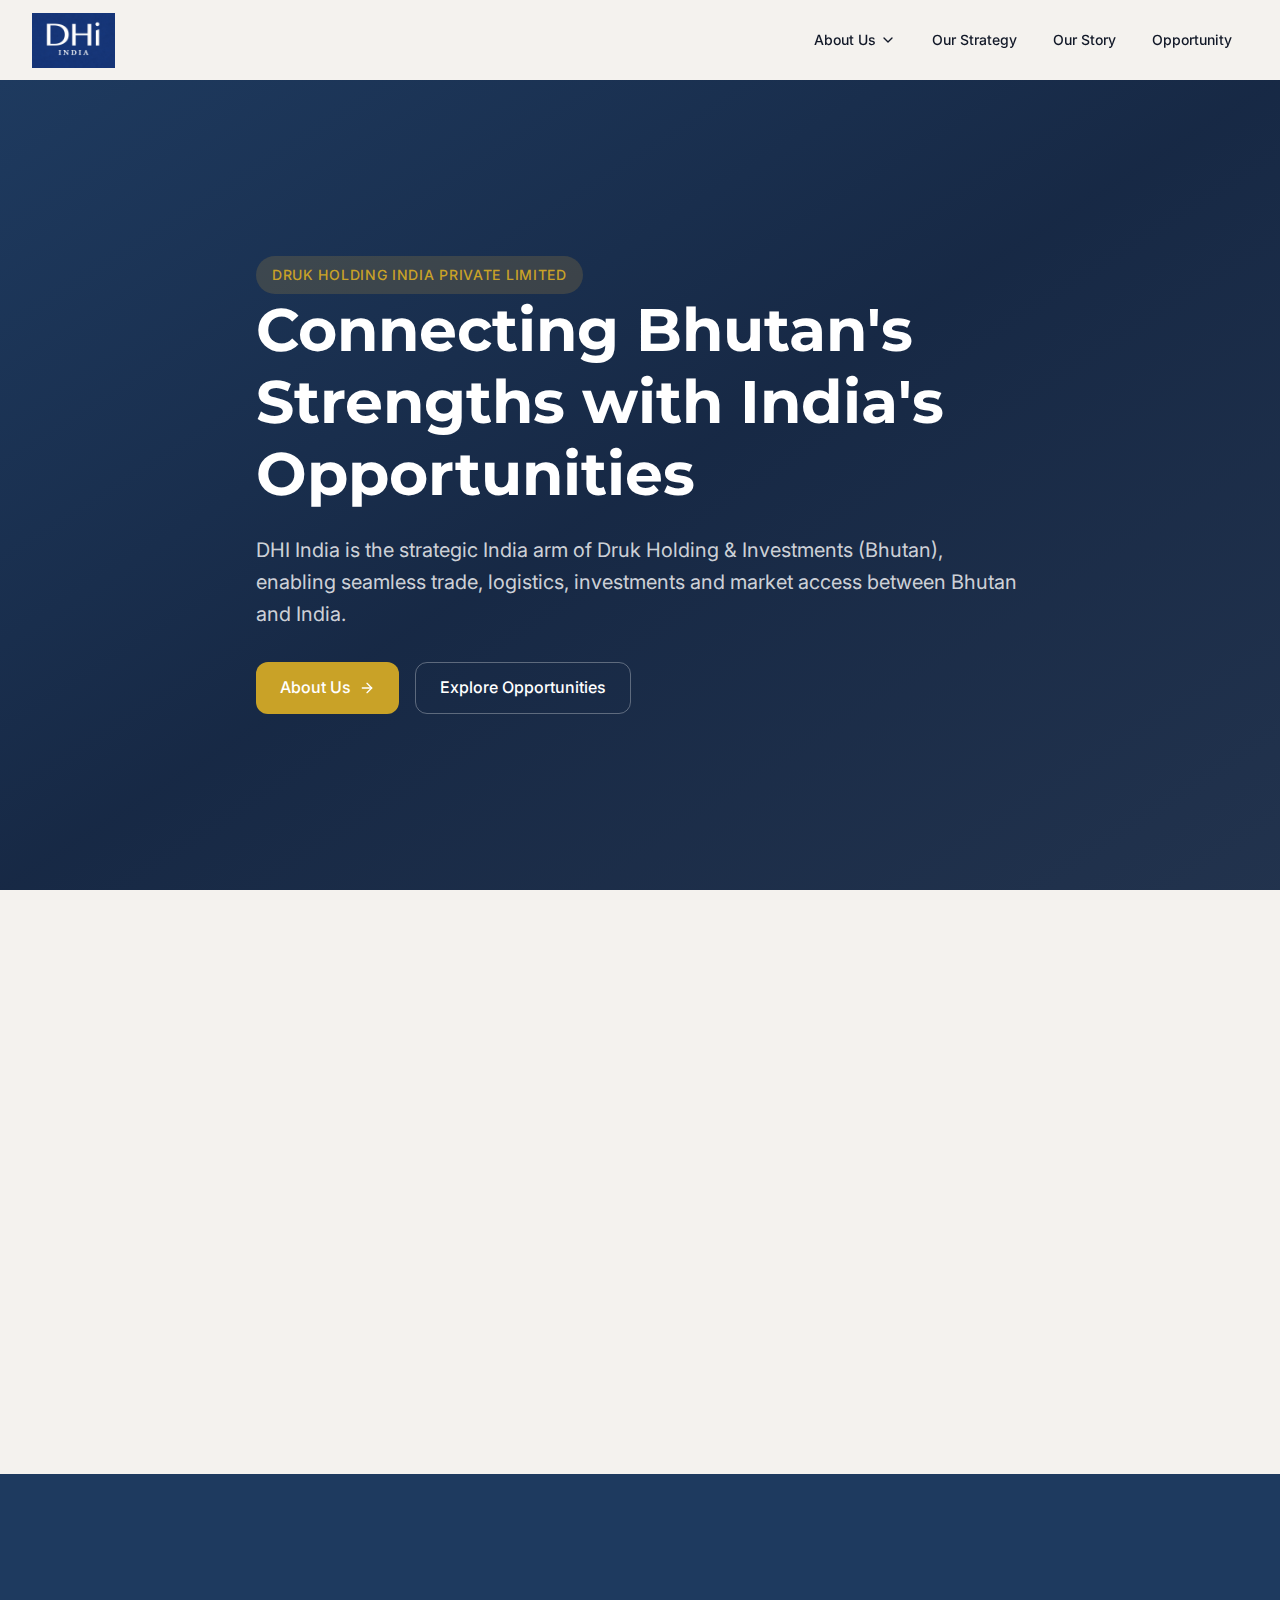
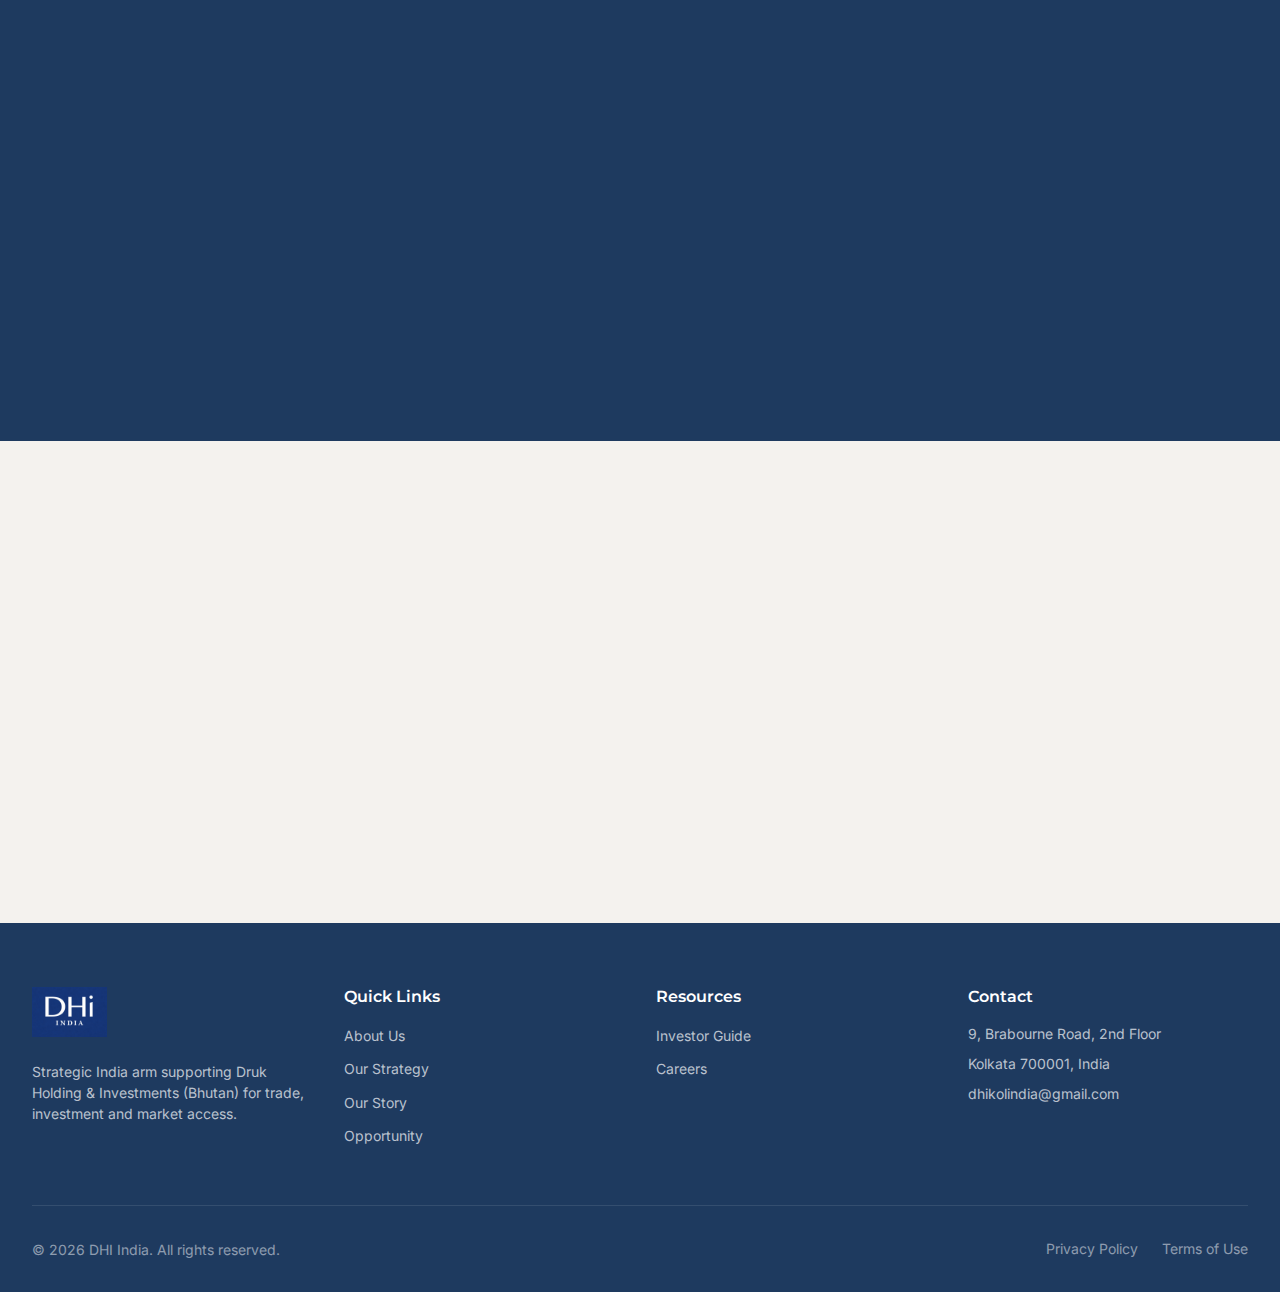
<file: index.html>
<!DOCTYPE html>
<html lang="en">
<head>
  <meta charset="UTF-8">
  <meta name="viewport" content="width=device-width, initial-scale=1.0">
  <title>DHI India - Connecting Bhutan's Strengths with India's Opportunities</title>
  <meta name="description" content="DHI India is the strategic India arm of Druk Holding & Investments (Bhutan), enabling seamless trade, logistics, investments and market access between Bhutan and India.">
  <link rel="stylesheet" href="css/main.css">
  <link rel="preconnect" href="https://fonts.googleapis.com">
  <link rel="preconnect" href="https://fonts.gstatic.com" crossorigin>
</head>
<body>
  <!-- Navigation -->
  <nav class="navbar" id="navbar">
    <div class="navbar-container">
      <!-- Logo -->
      <a href="index.html" class="logo">
        <img src="images/logo-new.jpeg" alt="DHI India">
      </a>

      <!-- Desktop Navigation -->
      <div class="nav-desktop">
        <div class="nav-item">
          <a href="pages/about/index.html" class="nav-link">
            About Us
            <svg viewBox="0 0 24 24" fill="none" stroke="currentColor" stroke-width="2" stroke-linecap="round" stroke-linejoin="round">
              <polyline points="6 9 12 15 18 9"></polyline>
            </svg>
          </a>
          <div class="dropdown">
            <a href="pages/about/purpose.html" class="dropdown-link">Our Purpose</a>
            <a href="pages/about/governance.html" class="dropdown-link">Corporate Governance</a>
            <a href="pages/about/leadership.html" class="dropdown-link">Leadership</a>
            <a href="pages/about/team.html" class="dropdown-link">Our Team</a>
          </div>
        </div>

        <div class="nav-item">
          <a href="pages/strategy/index.html" class="nav-link">Our Strategy</a>
        </div>

        <div class="nav-item">
          <a href="pages/story/index.html" class="nav-link">Our Story</a>
        </div>

        <div class="nav-item">
          <a href="pages/opportunity/index.html" class="nav-link">Opportunity</a>
        </div>
      </div>

      <!-- Mobile Menu Button -->
      <button class="mobile-menu-btn" id="mobileMenuBtn" aria-label="Toggle menu">
        <svg viewBox="0 0 24 24" fill="none" stroke="currentColor" stroke-width="2" stroke-linecap="round" stroke-linejoin="round">
          <path d="M4 6h16M4 12h16M4 18h16"/>
        </svg>
      </button>
    </div>

    <!-- Mobile Menu -->
    <div class="mobile-menu" id="mobileMenu">
      <div class="mobile-nav-item">
        <a href="pages/about/index.html" class="mobile-nav-link">About Us</a>
        <div class="mobile-submenu">
          <a href="pages/about/purpose.html" class="mobile-submenu-link">Our Purpose</a>
          <a href="pages/about/governance.html" class="mobile-submenu-link">Corporate Governance</a>
          <a href="pages/about/leadership.html" class="mobile-submenu-link">Leadership</a>
          <a href="pages/about/team.html" class="mobile-submenu-link">Our Team</a>
        </div>
      </div>
      <div class="mobile-nav-item">
        <a href="pages/strategy/index.html" class="mobile-nav-link">Our Strategy</a>
      </div>
      <div class="mobile-nav-item">
        <a href="pages/story/index.html" class="mobile-nav-link">Our Story</a>
      </div>
      <div class="mobile-nav-item">
        <a href="pages/opportunity/index.html" class="mobile-nav-link">Opportunity</a>
      </div>
    </div>
  </nav>

  <!-- Main Content -->
  <main class="main-content">
    <!-- Hero Section -->
    <section class="hero">
      <div class="hero-bg"></div>
      <div class="hero-image" style="background-image: url('https://dhindia.vercel.app/bhutan_landscape.jpg')"></div>
      <div class="hero-content">
        <div class="hero-text">
          <div class="scroll-animate">
            <span class="dhi-label">Druk Holding India Private Limited</span>
          </div>
          <h1 class="scroll-animate" style="transition-delay: 0.1s;">
            Connecting Bhutan's Strengths with India's Opportunities
          </h1>
          <p class="scroll-animate" style="transition-delay: 0.2s;">
            DHI India is the strategic India arm of Druk Holding & Investments (Bhutan), 
            enabling seamless trade, logistics, investments and market access between Bhutan and India.
          </p>
          <div class="btn-group scroll-animate" style="transition-delay: 0.3s;">
            <a href="pages/about/index.html" class="btn btn-primary">
              About Us
              <svg viewBox="0 0 24 24" fill="none" stroke="currentColor" stroke-width="2" stroke-linecap="round" stroke-linejoin="round" style="width: 16px; height: 16px;">
                <line x1="5" y1="12" x2="19" y2="12"></line>
                <polyline points="12 5 19 12 12 19"></polyline>
              </svg>
            </a>
            <a href="pages/opportunity/index.html" class="btn btn-outline">Explore Opportunities</a>
          </div>
        </div>
      </div>
    </section>

    <!-- Focus Areas Section -->
    <section class="focus-section">
      <div class="container">
        <div class="section-header scroll-animate">
          <span class="dhi-label" style="margin-bottom: 1rem; display: inline-block;">Our Focus</span>
          <h2>Where We Invest</h2>
        </div>
        <div class="focus-grid">
          <div class="focus-card scroll-animate">
            <div class="focus-icon">
              <svg viewBox="0 0 24 24" fill="none" stroke="currentColor" stroke-width="2" stroke-linecap="round" stroke-linejoin="round">
                <rect x="4" y="2" width="16" height="20" rx="2" ry="2"></rect>
                <path d="M9 22v-4h6v4"></path>
                <path d="M8 6h.01"></path>
                <path d="M16 6h.01"></path>
                <path d="M12 6h.01"></path>
                <path d="M12 10h.01"></path>
                <path d="M12 14h.01"></path>
                <path d="M16 10h.01"></path>
                <path d="M16 14h.01"></path>
                <path d="M8 10h.01"></path>
                <path d="M8 14h.01"></path>
              </svg>
            </div>
            <h3>Infrastructure & Logistics</h3>
            <p>Ports, roads, and supply chain assets that keep economies moving.</p>
          </div>
          <div class="focus-card scroll-animate" style="transition-delay: 0.1s;">
            <div class="focus-icon">
              <svg viewBox="0 0 24 24" fill="none" stroke="currentColor" stroke-width="2" stroke-linecap="round" stroke-linejoin="round">
                <polyline points="23 6 13.5 15.5 8.5 10.5 1 18"></polyline>
                <polyline points="17 6 23 6 23 12"></polyline>
              </svg>
            </div>
            <h3>Energy & Resources</h3>
            <p>Power, fuel, and resource-linked businesses with durable demand.</p>
          </div>
          <div class="focus-card scroll-animate" style="transition-delay: 0.2s;">
            <div class="focus-icon">
              <svg viewBox="0 0 24 24" fill="none" stroke="currentColor" stroke-width="2" stroke-linecap="round" stroke-linejoin="round">
                <path d="M17 21v-2a4 4 0 0 0-4-4H5a4 4 0 0 0-4 4v2"></path>
                <circle cx="9" cy="7" r="4"></circle>
                <path d="M23 21v-2a4 4 0 0 0-3-3.87"></path>
                <path d="M16 3.13a4 4 0 0 1 0 7.75"></path>
              </svg>
            </div>
            <h3>Enterprise & FMCG</h3>
            <p>Consumer brands and B2B platforms with strong distribution moats.</p>
          </div>
          <div class="focus-card scroll-animate" style="transition-delay: 0.3s;">
            <div class="focus-icon">
              <svg viewBox="0 0 24 24" fill="none" stroke="currentColor" stroke-width="2" stroke-linecap="round" stroke-linejoin="round">
                <circle cx="12" cy="12" r="10"></circle>
                <line x1="2" y1="12" x2="22" y2="12"></line>
                <path d="M12 2a15.3 15.3 0 0 1 4 10 15.3 15.3 0 0 1-4 10 15.3 15.3 0 0 1-4-10 15.3 15.3 0 0 1 4-10z"></path>
              </svg>
            </div>
            <h3>Cross-Border Trade</h3>
            <p>Seamless trade facilitation between Bhutan and India.</p>
          </div>
        </div>
      </div>
    </section>

    <!-- About Preview Section -->
    <section class="about-preview">
      <div class="container">
        <div class="about-preview-grid">
          <div class="scroll-animate">
            <span class="dhi-label">About DHI India</span>
            <h2>Two Legacies. One Vision.</h2>
            <p>
              DHI India is promoted by Druk Holding & Investments (Bhutan) and the Dugar 
              family's Kusum Group—bringing together sovereign stewardship with multi-decade 
              operating expertise.
            </p>
            <p>
              It is the coming together of two legacies — one rooted in the peaceful and 
              progressive kingdom of Bhutan, and the other built over generations of enterprise in India.
            </p>
            <a href="pages/about/index.html" class="link-arrow">
              Learn More About Us
              <svg viewBox="0 0 24 24" fill="none" stroke="currentColor" stroke-width="2" stroke-linecap="round" stroke-linejoin="round" style="width: 16px; height: 16px;">
                <line x1="5" y1="12" x2="19" y2="12"></line>
                <polyline points="12 5 19 12 12 19"></polyline>
              </svg>
            </a>
          </div>
          <div class="about-preview-image scroll-animate" style="transition-delay: 0.2s;">
            <img src="images/bhutan-india-flags.png" alt="Bhutan-India Map">
          </div>
        </div>
      </div>
    </section>

    <!-- CTA Section -->
    <section class="cta-section">
      <div class="container">
        <div class="cta-box scroll-animate">
          <h2>Let's Build Together</h2>
          <p>
            If you're building in infrastructure, energy, or enterprise, we'd love to hear from you. 
            Explore opportunities to partner with DHI India.
          </p>
          <div class="cta-buttons">
            <a href="pages/opportunity/index.html" class="btn btn-white">Explore Opportunities</a>
            <a href="pages/opportunity/careers.html" class="btn btn-outline">View Careers</a>
          </div>
        </div>
      </div>
    </section>
  </main>

  <!-- Footer -->
  <footer class="footer">
    <div class="container">
      <div class="footer-grid">
        <!-- Company Info -->
        <div>
          <div class="footer-logo">
            <img src="images/logo-new.jpeg" alt="DHI India">
          </div>
          <p>
            Strategic India arm supporting Druk Holding & Investments (Bhutan) 
            for trade, investment and market access.
          </p>
        </div>

        <!-- Quick Links -->
        <div>
          <h4>Quick Links</h4>
          <ul class="footer-links">
            <li><a href="pages/about/index.html">About Us</a></li>
            <li><a href="pages/strategy/index.html">Our Strategy</a></li>
            <li><a href="pages/story/index.html">Our Story</a></li>
            <li><a href="pages/opportunity/index.html">Opportunity</a></li>
          </ul>
        </div>

        <!-- Resources -->
        <div>
          <h4>Resources</h4>
          <ul class="footer-links">
            <li><a href="pages/opportunity/investor-guide.html">Investor Guide</a></li>
            <li><a href="pages/opportunity/careers.html">Careers</a></li>
          </ul>
        </div>

        <!-- Contact -->
        <div>
          <h4>Contact</h4>
          <ul class="footer-contact">
            <li>9, Brabourne Road, 2nd Floor</li>
            <li>Kolkata 700001, India</li>
            <li>dhikolindia@gmail.com</li>
          </ul>
        </div>
      </div>

      <div class="footer-bottom">
        <p>&copy; 2026 DHI India. All rights reserved.</p>
        <div class="footer-legal">
          <a href="index.html">Privacy Policy</a>
          <a href="index.html">Terms of Use</a>
        </div>
      </div>
    </div>
  </footer>

  <script src="js/main.js"></script>
</body>
</html>
</file>
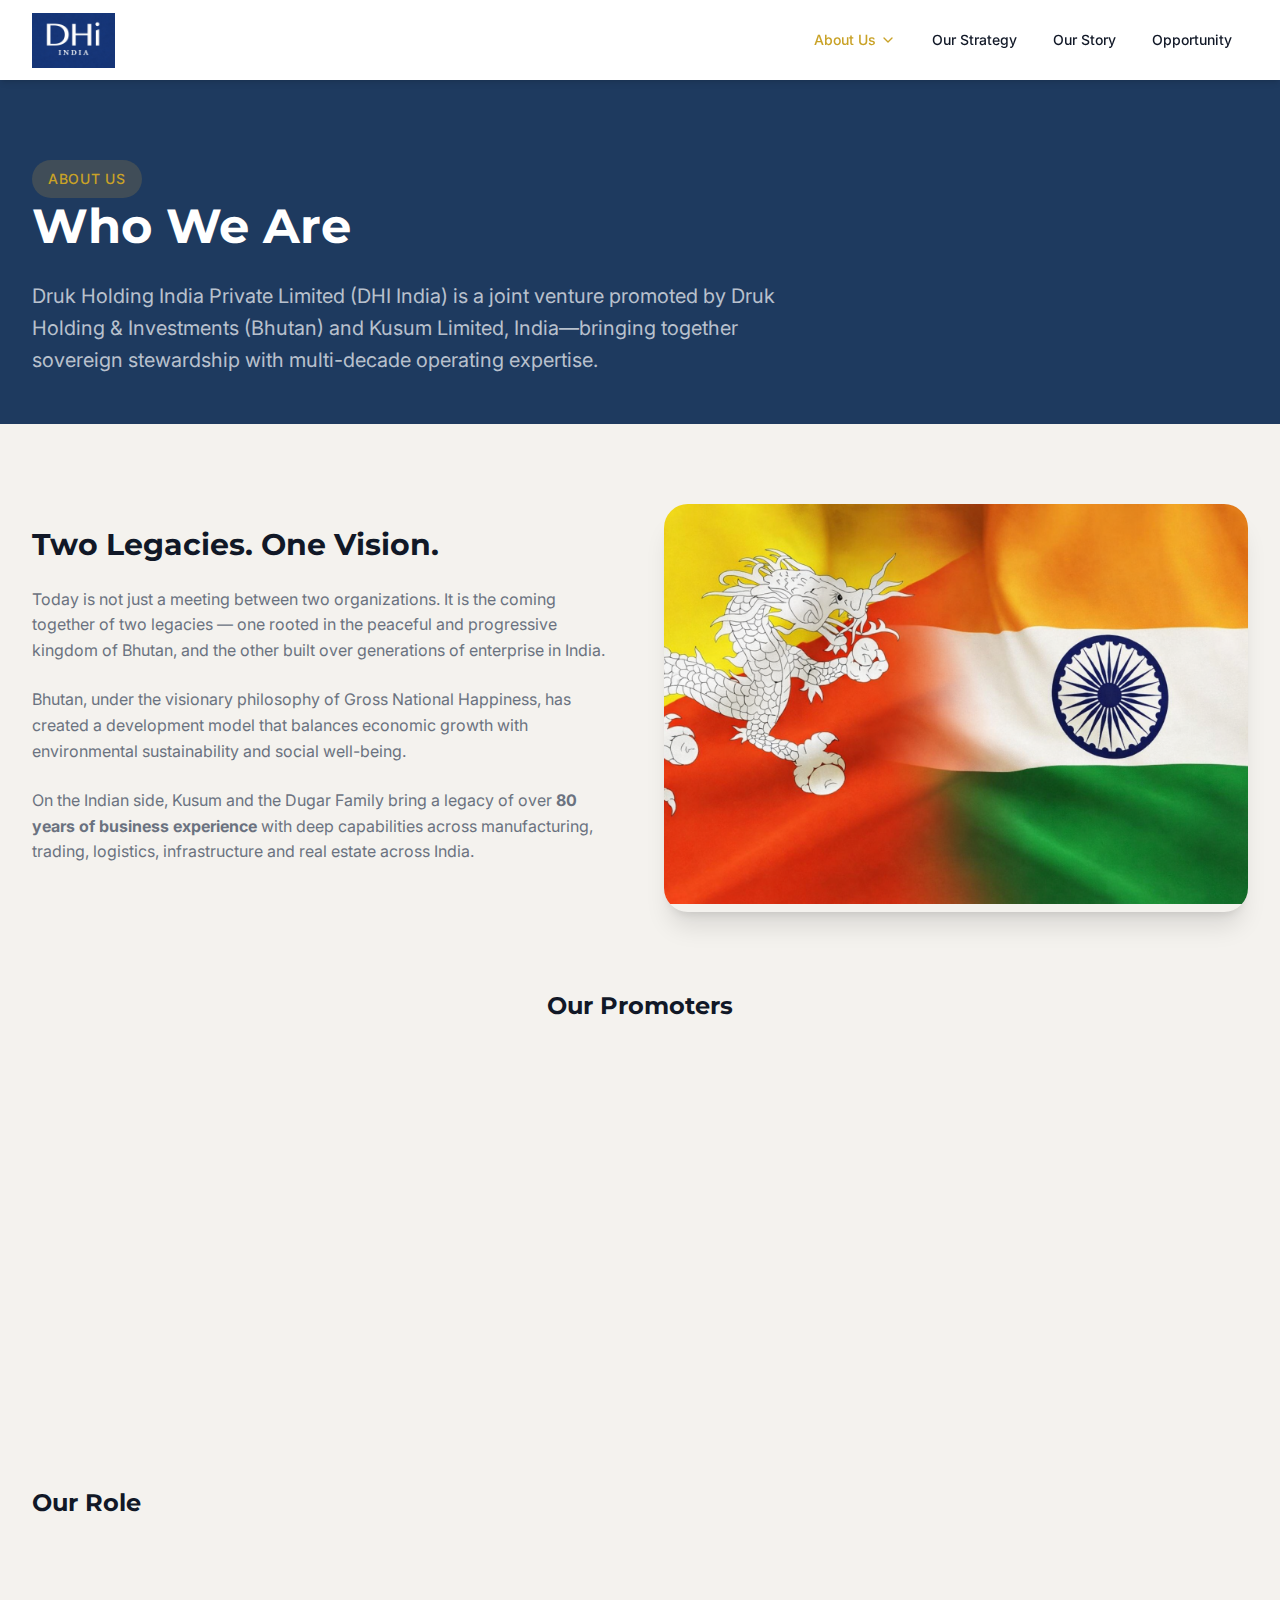
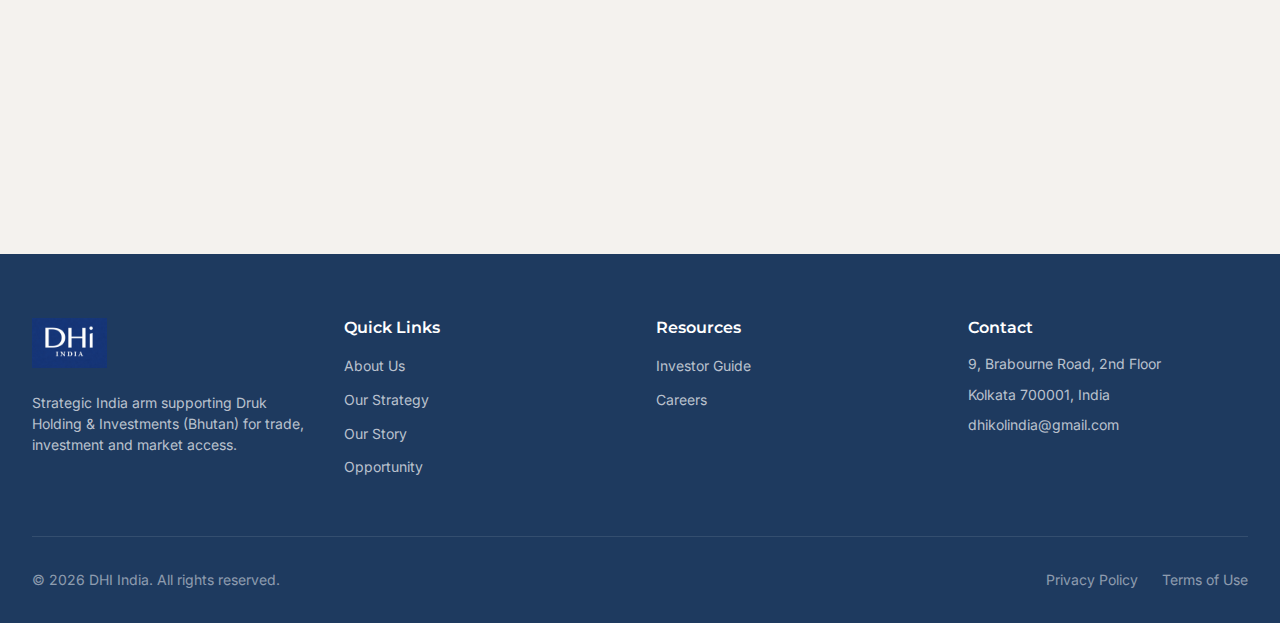
<file: pages/about/index.html>
<!DOCTYPE html>
<html lang="en">
<head>
  <meta charset="UTF-8">
  <meta name="viewport" content="width=device-width, initial-scale=1.0">
  <title>About Us - DHI India</title>
  <meta name="description" content="Learn about DHI India - a joint venture between Druk Holding & Investments (Bhutan) and Kusum Group (India).">
  <link rel="stylesheet" href="../../css/main.css">
  <link rel="preconnect" href="https://fonts.googleapis.com">
  <link rel="preconnect" href="https://fonts.gstatic.com" crossorigin>
</head>
<body>
  <!-- Navigation -->
  <nav class="navbar scrolled" id="navbar">
    <div class="navbar-container">
      <a href="../../index.html" class="logo">
        <img src="../../images/logo-new.jpeg" alt="DHI India">
      </a>

      <div class="nav-desktop">
        <div class="nav-item">
          <a href="index.html" class="nav-link active">
            About Us
            <svg viewBox="0 0 24 24" fill="none" stroke="currentColor" stroke-width="2" stroke-linecap="round" stroke-linejoin="round">
              <polyline points="6 9 12 15 18 9"></polyline>
            </svg>
          </a>
          <div class="dropdown">
            <a href="purpose.html" class="dropdown-link">Our Purpose</a>
            <a href="governance.html" class="dropdown-link">Corporate Governance</a>
            <a href="leadership.html" class="dropdown-link">Leadership</a>
            <a href="team.html" class="dropdown-link">Our Team</a>
          </div>
        </div>

        <div class="nav-item">
          <a href="../strategy/index.html" class="nav-link">Our Strategy</a>
        </div>

        <div class="nav-item">
          <a href="../story/index.html" class="nav-link">Our Story</a>
        </div>

        <div class="nav-item">
          <a href="../opportunity/index.html" class="nav-link">Opportunity</a>
        </div>
      </div>

      <button class="mobile-menu-btn" id="mobileMenuBtn" aria-label="Toggle menu">
        <svg viewBox="0 0 24 24" fill="none" stroke="currentColor" stroke-width="2" stroke-linecap="round" stroke-linejoin="round">
          <path d="M4 6h16M4 12h16M4 18h16"/>
        </svg>
      </button>
    </div>

    <div class="mobile-menu" id="mobileMenu">
      <div class="mobile-nav-item">
        <a href="index.html" class="mobile-nav-link">About Us</a>
        <div class="mobile-submenu">
          <a href="purpose.html" class="mobile-submenu-link">Our Purpose</a>
          <a href="governance.html" class="mobile-submenu-link">Corporate Governance</a>
          <a href="leadership.html" class="mobile-submenu-link">Leadership</a>
          <a href="team.html" class="mobile-submenu-link">Our Team</a>
        </div>
      </div>
      <div class="mobile-nav-item">
        <a href="../strategy/index.html" class="mobile-nav-link">Our Strategy</a>
      </div>
      <div class="mobile-nav-item">
        <a href="../story/index.html" class="mobile-nav-link">Our Story</a>
      </div>
      <div class="mobile-nav-item">
        <a href="../opportunity/index.html" class="mobile-nav-link">Opportunity</a>
      </div>
    </div>
  </nav>

  <main class="main-content">
    <!-- Hero -->
    <section class="page-hero">
      <div class="container">
        <div class="page-hero-content">
          <span class="dhi-label">About Us</span>
          <h1>Who We Are</h1>
          <p>
            Druk Holding India Private Limited (DHI India) is a joint venture promoted by 
            Druk Holding & Investments (Bhutan) and Kusum Limited, India—bringing together 
            sovereign stewardship with multi-decade operating expertise.
          </p>
        </div>
      </div>
    </section>

    <!-- Main Content -->
    <section class="content-section">
      <div class="container">
        <!-- Two Legacies -->
        <div class="two-col-grid" style="margin-bottom: 5rem;">
          <div class="scroll-animate">
            <h2>Two Legacies. One Vision.</h2>
            <p>
              Today is not just a meeting between two organizations. It is the coming together 
              of two legacies — one rooted in the peaceful and progressive kingdom of Bhutan, 
              and the other built over generations of enterprise in India.
            </p>
            <p>
              Bhutan, under the visionary philosophy of Gross National Happiness, has created 
              a development model that balances economic growth with environmental sustainability 
              and social well-being.
            </p>
            <p>
              On the Indian side, Kusum and the Dugar Family bring a legacy of over 
              <strong>80 years of business experience</strong> with deep capabilities across 
              manufacturing, trading, logistics, infrastructure and real estate across India.
            </p>
          </div>
          <div class="two-col-image scroll-animate" style="transition-delay: 0.2s;">
            <img src="../../images/bhutan-india-flags.png" alt="Bhutan-India Friendship">
          </div>
        </div>

        <!-- Promoters -->
        <h2 style="text-align: center; margin-bottom: 2rem;">Our Promoters</h2>
        <div class="promoter-grid" style="margin-bottom: 5rem;">
          <div class="promoter-card scroll-animate">
            <div class="promoter-icon">
              <span>D</span>
            </div>
            <h3>Druk Holding & Investments</h3>
            <p class="location">Bhutan</p>
            <p>
              At the center of Bhutan's economic vision stands Druk Holding & Investments — 
              the commercial arm of the Royal Government of Bhutan — nurturing national assets 
              across energy, natural resources, infrastructure, manufacturing, and global partnerships. 
              DHI represents stability, integrity, and long-term nation-building.
            </p>
          </div>
          <div class="promoter-card scroll-animate" style="transition-delay: 0.1s;">
            <div class="promoter-icon">
              <span>K</span>
            </div>
            <h3>Kusum Limited & Dugar Family</h3>
            <p class="location">India</p>
            <p>
              With roots in Tezpur, Assam, and headquartered in Kolkata, the family has built 
              deep capabilities across manufacturing, trading, logistics, infrastructure and 
              real estate across India. Over decades, the family has successfully built and 
              revived large industrial operations.
            </p>
          </div>
        </div>

        <!-- Our Role -->
        <h2 style="margin-bottom: 1rem;">Our Role</h2>
        <div class="role-grid" style="margin-bottom: 5rem;">
          <div class="role-item scroll-animate">
            <div class="role-icon">
              <svg viewBox="0 0 24 24" fill="none" stroke="currentColor" stroke-width="2" stroke-linecap="round" stroke-linejoin="round">
                <circle cx="12" cy="12" r="10"></circle>
                <line x1="2" y1="12" x2="22" y2="12"></line>
                <path d="M12 2a15.3 15.3 0 0 1 4 10 15.3 15.3 0 0 1-4 10 15.3 15.3 0 0 1-4-10 15.3 15.3 0 0 1 4-10z"></path>
              </svg>
            </div>
            <h4>India Market Entry</h4>
            <p>Strategic expansion into Indian markets</p>
          </div>
          <div class="role-item scroll-animate" style="transition-delay: 0.1s;">
            <div class="role-icon">
              <svg viewBox="0 0 24 24" fill="none" stroke="currentColor" stroke-width="2" stroke-linecap="round" stroke-linejoin="round">
                <path d="M14 2H6a2 2 0 0 0-2 2v16a2 2 0 0 0 2 2h12a2 2 0 0 0 2-2V8z"></path>
                <polyline points="14 2 14 8 20 8"></polyline>
                <polyline points="9 15 12 12 15 15"></polyline>
                <path d="M12 12v7"></path>
              </svg>
            </div>
            <h4>Government Coordination</h4>
            <p>Regulatory & policy support</p>
          </div>
          <div class="role-item scroll-animate" style="transition-delay: 0.2s;">
            <div class="role-icon">
              <svg viewBox="0 0 24 24" fill="none" stroke="currentColor" stroke-width="2" stroke-linecap="round" stroke-linejoin="round">
                <path d="M21 16V8a2 2 0 0 0-1-1.73l-7-4a2 2 0 0 0-2 0l-7 4A2 2 0 0 0 3 8v8a2 2 0 0 0 1 1.73l7 4a2 2 0 0 0 2 0l7-4A2 2 0 0 0 21 16z"></path>
                <polyline points="3.27 6.96 12 12.01 20.73 6.96"></polyline>
                <line x1="12" y1="22.08" x2="12" y2="12"></line>
              </svg>
            </div>
            <h4>Trade Facilitation</h4>
            <p>Smooth cross-border operations</p>
          </div>
          <div class="role-item scroll-animate" style="transition-delay: 0.3s;">
            <div class="role-icon">
              <svg viewBox="0 0 24 24" fill="none" stroke="currentColor" stroke-width="2" stroke-linecap="round" stroke-linejoin="round">
                <rect x="1" y="3" width="15" height="13"></rect>
                <polygon points="16 8 20 8 23 11 23 16 16 16 16 8"></polygon>
                <circle cx="5.5" cy="18.5" r="2.5"></circle>
                <circle cx="18.5" cy="18.5" r="2.5"></circle>
              </svg>
            </div>
            <h4>Logistics Support</h4>
            <p>Infrastructure & supply chain</p>
          </div>
          <div class="role-item scroll-animate" style="transition-delay: 0.4s;">
            <div class="role-icon">
              <svg viewBox="0 0 24 24" fill="none" stroke="currentColor" stroke-width="2" stroke-linecap="round" stroke-linejoin="round">
                <path d="M17 21v-2a4 4 0 0 0-4-4H5a4 4 0 0 0-4 4v2"></path>
                <circle cx="9" cy="7" r="4"></circle>
                <path d="M23 21v-2a4 4 0 0 0-3-3.87"></path>
                <path d="M16 3.13a4 4 0 0 1 0 7.75"></path>
              </svg>
            </div>
            <h4>Partnerships</h4>
            <p>Strategic JV opportunities</p>
          </div>
        </div>
      </div>
    </section>
  </main>

  <!-- Footer -->
  <footer class="footer">
    <div class="container">
      <div class="footer-grid">
        <div>
          <div class="footer-logo">
            <img src="../../images/logo-new.jpeg" alt="DHI India">
          </div>
          <p>
            Strategic India arm supporting Druk Holding & Investments (Bhutan) 
            for trade, investment and market access.
          </p>
        </div>
        <div>
          <h4>Quick Links</h4>
          <ul class="footer-links">
            <li><a href="index.html">About Us</a></li>
            <li><a href="../strategy/index.html">Our Strategy</a></li>
            <li><a href="../story/index.html">Our Story</a></li>
            <li><a href="../opportunity/index.html">Opportunity</a></li>
          </ul>
        </div>
        <div>
          <h4>Resources</h4>
          <ul class="footer-links">
            <li><a href="../opportunity/investor-guide.html">Investor Guide</a></li>
            <li><a href="../opportunity/careers.html">Careers</a></li>
          </ul>
        </div>
        <div>
          <h4>Contact</h4>
          <ul class="footer-contact">
            <li>9, Brabourne Road, 2nd Floor</li>
            <li>Kolkata 700001, India</li>
            <li>dhikolindia@gmail.com</li>
          </ul>
        </div>
      </div>
      <div class="footer-bottom">
        <p>&copy; 2026 DHI India. All rights reserved.</p>
        <div class="footer-legal">
          <a href="../../index.html">Privacy Policy</a>
          <a href="../../index.html">Terms of Use</a>
        </div>
      </div>
    </div>
  </footer>

  <script src="../../js/main.js"></script>
</body>
</html>
</file>
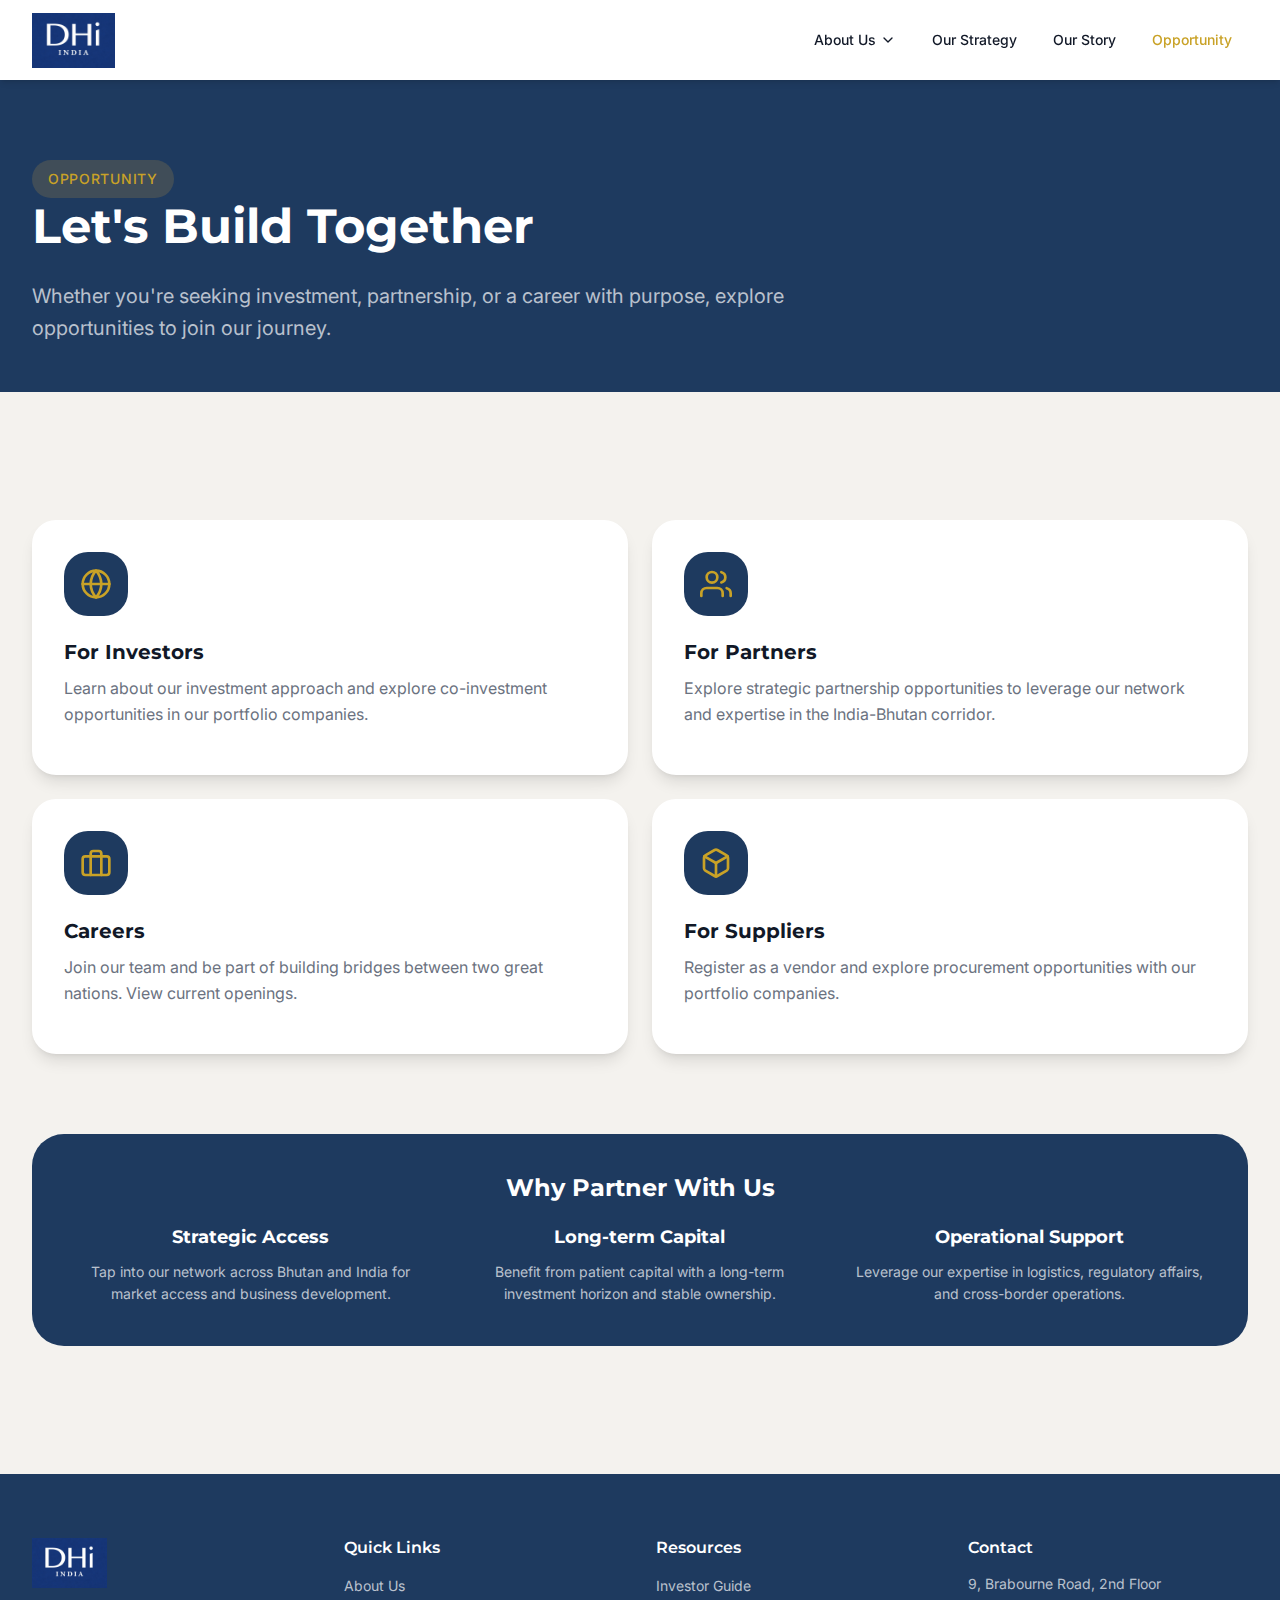
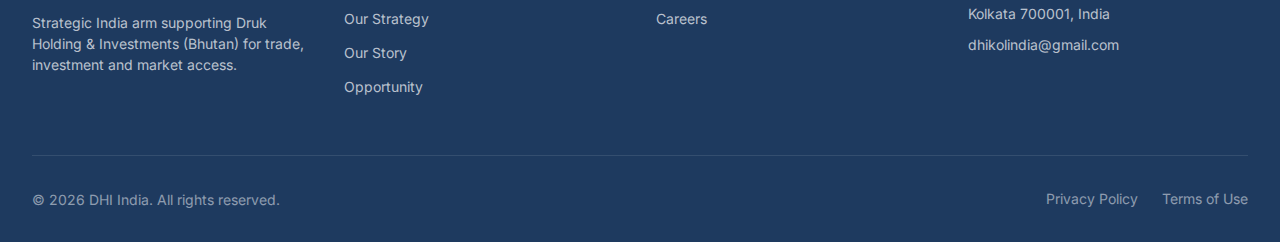
<file: pages/opportunity/index.html>
<!DOCTYPE html>
<html lang="en">
<head>
  <meta charset="UTF-8">
  <meta name="viewport" content="width=device-width, initial-scale=1.0">
  <title>Opportunity - DHI India</title>
  <meta name="description" content="Explore partnership and career opportunities with DHI India.">
  <link rel="stylesheet" href="../../css/main.css">
  <link rel="preconnect" href="https://fonts.googleapis.com">
  <link rel="preconnect" href="https://fonts.gstatic.com" crossorigin>
</head>
<body>
  <nav class="navbar scrolled" id="navbar">
    <div class="navbar-container">
      <a href="../../index.html" class="logo">
        <img src="../../images/logo-new.jpeg" alt="DHI India">
      </a>

      <div class="nav-desktop">
        <div class="nav-item">
          <a href="../about/index.html" class="nav-link">
            About Us
            <svg viewBox="0 0 24 24" fill="none" stroke="currentColor" stroke-width="2" stroke-linecap="round" stroke-linejoin="round">
              <polyline points="6 9 12 15 18 9"></polyline>
            </svg>
          </a>
          <div class="dropdown">
            <a href="../about/purpose.html" class="dropdown-link">Our Purpose</a>
            <a href="../about/governance.html" class="dropdown-link">Corporate Governance</a>
            <a href="../about/leadership.html" class="dropdown-link">Leadership</a>
            <a href="../about/team.html" class="dropdown-link">Our Team</a>
          </div>
        </div>

        <div class="nav-item">
          <a href="../strategy/index.html" class="nav-link">Our Strategy</a>
        </div>

        <div class="nav-item">
          <a href="../story/index.html" class="nav-link">Our Story</a>
        </div>

        <div class="nav-item">
          <a href="index.html" class="nav-link active">Opportunity</a>
        </div>
      </div>

      <button class="mobile-menu-btn" id="mobileMenuBtn" aria-label="Toggle menu">
        <svg viewBox="0 0 24 24" fill="none" stroke="currentColor" stroke-width="2" stroke-linecap="round" stroke-linejoin="round">
          <path d="M4 6h16M4 12h16M4 18h16"/>
        </svg>
      </button>
    </div>

    <div class="mobile-menu" id="mobileMenu">
      <div class="mobile-nav-item">
        <a href="../about/index.html" class="mobile-nav-link">About Us</a>
        <div class="mobile-submenu">
          <a href="../about/purpose.html" class="mobile-submenu-link">Our Purpose</a>
          <a href="../about/governance.html" class="mobile-submenu-link">Corporate Governance</a>
          <a href="../about/leadership.html" class="mobile-submenu-link">Leadership</a>
          <a href="../about/team.html" class="mobile-submenu-link">Our Team</a>
        </div>
      </div>
      <div class="mobile-nav-item">
        <a href="../strategy/index.html" class="mobile-nav-link">Our Strategy</a>
      </div>
      <div class="mobile-nav-item">
        <a href="../story/index.html" class="mobile-nav-link">Our Story</a>
      </div>
      <div class="mobile-nav-item">
        <a href="index.html" class="mobile-nav-link">Opportunity</a>
      </div>
    </div>
  </nav>

  <main class="main-content">
    <section class="page-hero">
      <div class="container">
        <div class="page-hero-content">
          <span class="dhi-label">Opportunity</span>
          <h1>Let's Build Together</h1>
          <p>
            Whether you're seeking investment, partnership, or a career with purpose, 
            explore opportunities to join our journey.
          </p>
        </div>
      </div>
    </section>

    <section class="content-section">
      <div class="container">
        <!-- Opportunity Cards -->
        <div class="opportunity-grid" style="margin-bottom: 5rem;">
          <a href="investor-guide.html" class="opportunity-card scroll-animate">
            <div class="opportunity-icon">
              <svg viewBox="0 0 24 24" fill="none" stroke="currentColor" stroke-width="2" stroke-linecap="round" stroke-linejoin="round">
                <circle cx="12" cy="12" r="10"></circle>
                <line x1="2" y1="12" x2="22" y2="12"></line>
                <path d="M12 2a15.3 15.3 0 0 1 4 10 15.3 15.3 0 0 1-4 10 15.3 15.3 0 0 1-4-10 15.3 15.3 0 0 1 4-10z"></path>
              </svg>
            </div>
            <h3>For Investors</h3>
            <p>Learn about our investment approach and explore co-investment opportunities in our portfolio companies.</p>
          </a>
          <a href="partners.html" class="opportunity-card scroll-animate" style="transition-delay: 0.1s;">
            <div class="opportunity-icon">
              <svg viewBox="0 0 24 24" fill="none" stroke="currentColor" stroke-width="2" stroke-linecap="round" stroke-linejoin="round">
                <path d="M17 21v-2a4 4 0 0 0-4-4H5a4 4 0 0 0-4 4v2"></path>
                <circle cx="9" cy="7" r="4"></circle>
                <path d="M23 21v-2a4 4 0 0 0-3-3.87"></path>
                <path d="M16 3.13a4 4 0 0 1 0 7.75"></path>
              </svg>
            </div>
            <h3>For Partners</h3>
            <p>Explore strategic partnership opportunities to leverage our network and expertise in the India-Bhutan corridor.</p>
          </a>
          <a href="careers.html" class="opportunity-card scroll-animate" style="transition-delay: 0.2s;">
            <div class="opportunity-icon">
              <svg viewBox="0 0 24 24" fill="none" stroke="currentColor" stroke-width="2" stroke-linecap="round" stroke-linejoin="round">
                <rect x="2" y="7" width="20" height="14" rx="2" ry="2"></rect>
                <path d="M16 21V5a2 2 0 0 0-2-2h-4a2 2 0 0 0-2 2v16"></path>
              </svg>
            </div>
            <h3>Careers</h3>
            <p>Join our team and be part of building bridges between two great nations. View current openings.</p>
          </a>
          <a href="suppliers.html" class="opportunity-card scroll-animate" style="transition-delay: 0.3s;">
            <div class="opportunity-icon">
              <svg viewBox="0 0 24 24" fill="none" stroke="currentColor" stroke-width="2" stroke-linecap="round" stroke-linejoin="round">
                <path d="M21 16V8a2 2 0 0 0-1-1.73l-7-4a2 2 0 0 0-2 0l-7 4A2 2 0 0 0 3 8v8a2 2 0 0 0 1 1.73l7 4a2 2 0 0 0 2 0l7-4A2 2 0 0 0 21 16z"></path>
                <polyline points="3.27 6.96 12 12.01 20.73 6.96"></polyline>
                <line x1="12" y1="22.08" x2="12" y2="12"></line>
              </svg>
            </div>
            <h3>For Suppliers</h3>
            <p>Register as a vendor and explore procurement opportunities with our portfolio companies.</p>
          </a>
        </div>

        <!-- Why Partner -->
        <div class="why-partner">
          <h3>Why Partner With Us</h3>
          <div class="why-partner-grid">
            <div class="why-partner-item">
              <h4>Strategic Access</h4>
              <p>Tap into our network across Bhutan and India for market access and business development.</p>
            </div>
            <div class="why-partner-item">
              <h4>Long-term Capital</h4>
              <p>Benefit from patient capital with a long-term investment horizon and stable ownership.</p>
            </div>
            <div class="why-partner-item">
              <h4>Operational Support</h4>
              <p>Leverage our expertise in logistics, regulatory affairs, and cross-border operations.</p>
            </div>
          </div>
        </div>
      </div>
    </section>
  </main>

  <footer class="footer">
    <div class="container">
      <div class="footer-grid">
        <div>
          <div class="footer-logo">
            <img src="../../images/logo-new.jpeg" alt="DHI India">
          </div>
          <p>
            Strategic India arm supporting Druk Holding & Investments (Bhutan) 
            for trade, investment and market access.
          </p>
        </div>
        <div>
          <h4>Quick Links</h4>
          <ul class="footer-links">
            <li><a href="../about/index.html">About Us</a></li>
            <li><a href="../strategy/index.html">Our Strategy</a></li>
            <li><a href="../story/index.html">Our Story</a></li>
            <li><a href="index.html">Opportunity</a></li>
          </ul>
        </div>
        <div>
          <h4>Resources</h4>
          <ul class="footer-links">
            <li><a href="investor-guide.html">Investor Guide</a></li>
            <li><a href="careers.html">Careers</a></li>
          </ul>
        </div>
        <div>
          <h4>Contact</h4>
          <ul class="footer-contact">
            <li>9, Brabourne Road, 2nd Floor</li>
            <li>Kolkata 700001, India</li>
            <li>dhikolindia@gmail.com</li>
          </ul>
        </div>
      </div>
      <div class="footer-bottom">
        <p>&copy; 2026 DHI India. All rights reserved.</p>
        <div class="footer-legal">
          <a href="../../index.html">Privacy Policy</a>
          <a href="../../index.html">Terms of Use</a>
        </div>
      </div>
    </div>
  </footer>

  <script src="../../js/main.js"></script>
</body>
</html>
</file>
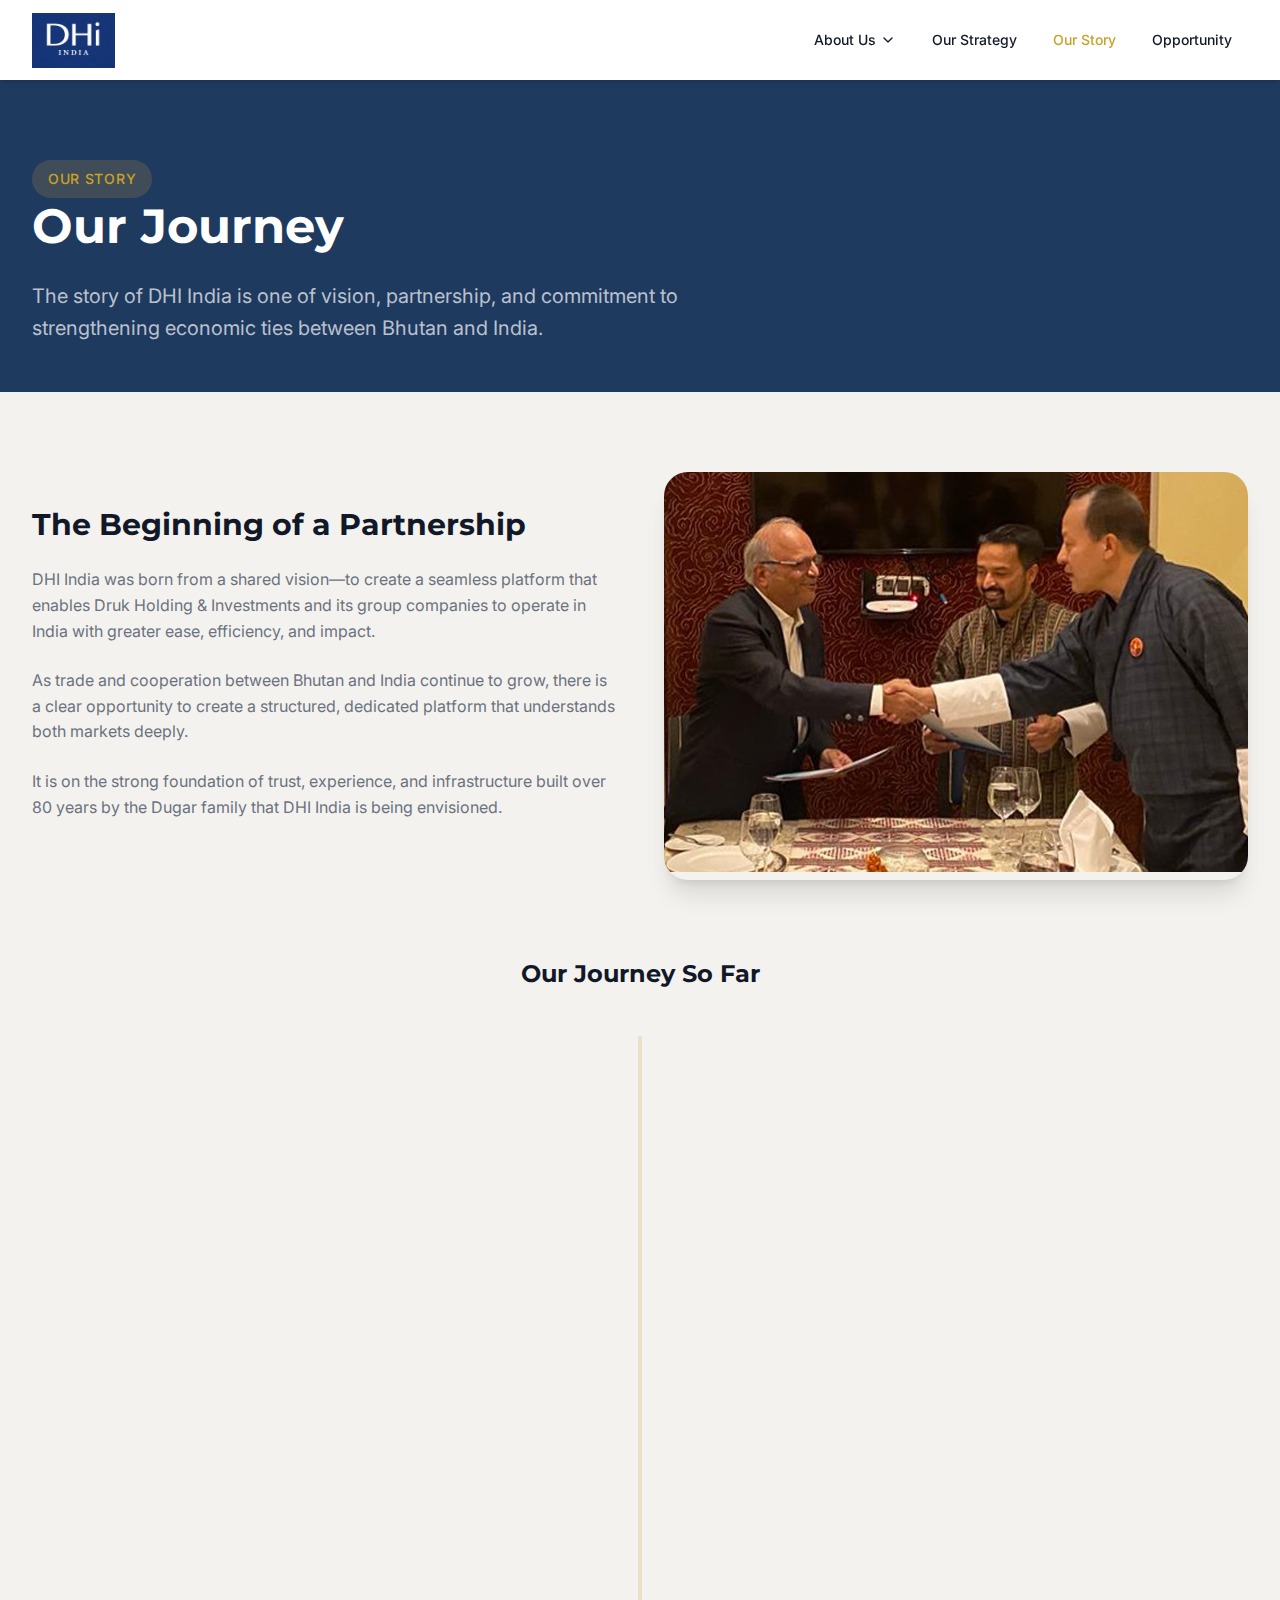
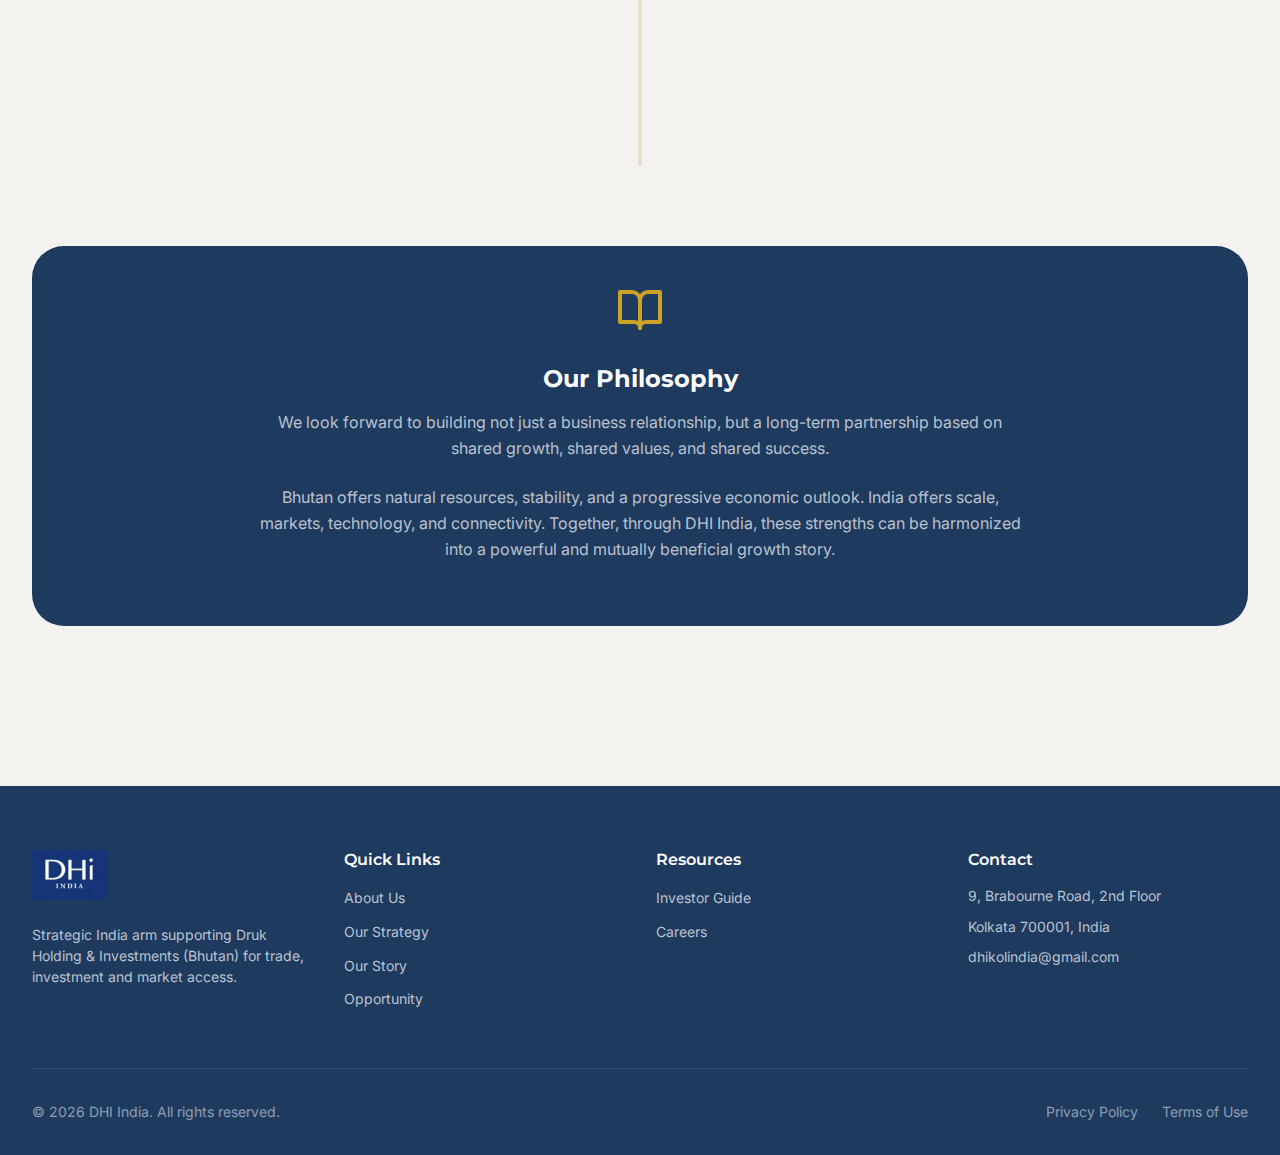
<file: pages/story/index.html>
<!DOCTYPE html>
<html lang="en">
<head>
  <meta charset="UTF-8">
  <meta name="viewport" content="width=device-width, initial-scale=1.0">
  <title>Our Story - DHI India</title>
  <meta name="description" content="The story of DHI India - one of vision, partnership, and commitment to strengthening Bhutan-India economic ties.">
  <link rel="stylesheet" href="../../css/main.css">
  <link rel="preconnect" href="https://fonts.googleapis.com">
  <link rel="preconnect" href="https://fonts.gstatic.com" crossorigin>
</head>
<body>
  <nav class="navbar scrolled" id="navbar">
    <div class="navbar-container">
      <a href="../../index.html" class="logo">
        <img src="../../images/logo-new.jpeg" alt="DHI India">
      </a>

      <div class="nav-desktop">
        <div class="nav-item">
          <a href="../about/index.html" class="nav-link">
            About Us
            <svg viewBox="0 0 24 24" fill="none" stroke="currentColor" stroke-width="2" stroke-linecap="round" stroke-linejoin="round">
              <polyline points="6 9 12 15 18 9"></polyline>
            </svg>
          </a>
          <div class="dropdown">
            <a href="../about/purpose.html" class="dropdown-link">Our Purpose</a>
            <a href="../about/governance.html" class="dropdown-link">Corporate Governance</a>
            <a href="../about/leadership.html" class="dropdown-link">Leadership</a>
            <a href="../about/team.html" class="dropdown-link">Our Team</a>
          </div>
        </div>

        <div class="nav-item">
          <a href="../strategy/index.html" class="nav-link">Our Strategy</a>
        </div>

        <div class="nav-item">
          <a href="index.html" class="nav-link active">Our Story</a>
        </div>

        <div class="nav-item">
          <a href="../opportunity/index.html" class="nav-link">Opportunity</a>
        </div>
      </div>

      <button class="mobile-menu-btn" id="mobileMenuBtn" aria-label="Toggle menu">
        <svg viewBox="0 0 24 24" fill="none" stroke="currentColor" stroke-width="2" stroke-linecap="round" stroke-linejoin="round">
          <path d="M4 6h16M4 12h16M4 18h16"/>
        </svg>
      </button>
    </div>

    <div class="mobile-menu" id="mobileMenu">
      <div class="mobile-nav-item">
        <a href="../about/index.html" class="mobile-nav-link">About Us</a>
        <div class="mobile-submenu">
          <a href="../about/purpose.html" class="mobile-submenu-link">Our Purpose</a>
          <a href="../about/governance.html" class="mobile-submenu-link">Corporate Governance</a>
          <a href="../about/leadership.html" class="mobile-submenu-link">Leadership</a>
          <a href="../about/team.html" class="mobile-submenu-link">Our Team</a>
        </div>
      </div>
      <div class="mobile-nav-item">
        <a href="../strategy/index.html" class="mobile-nav-link">Our Strategy</a>
      </div>
      <div class="mobile-nav-item">
        <a href="index.html" class="mobile-nav-link">Our Story</a>
      </div>
      <div class="mobile-nav-item">
        <a href="../opportunity/index.html" class="mobile-nav-link">Opportunity</a>
      </div>
    </div>
  </nav>

  <main class="main-content">
    <!-- Hero -->
    <section class="page-hero">
      <div class="container">
        <div class="page-hero-content">
          <span class="dhi-label">Our Story</span>
          <h1>Our Journey</h1>
          <p>
            The story of DHI India is one of vision, partnership, and commitment to 
            strengthening economic ties between Bhutan and India.
          </p>
        </div>
      </div>
    </section>

    <!-- Main Content -->
    <section class="content-section">
      <div class="container">
       

        <!-- Story Introduction -->
        <div class="two-col-grid" style="margin-bottom: 5rem;">
          <div class="scroll-animate">
            <h2>The Beginning of a Partnership</h2>
            <p>
              DHI India was born from a shared vision—to create a seamless platform that enables 
              Druk Holding & Investments and its group companies to operate in India with greater 
              ease, efficiency, and impact.
            </p>
            <p>
              As trade and cooperation between Bhutan and India continue to grow, there is a clear 
              opportunity to create a structured, dedicated platform that understands both markets deeply.
            </p>
            <p>
              It is on the strong foundation of trust, experience, and infrastructure built over 
              80 years by the Dugar family that DHI India is being envisioned.
            </p>
          </div>
          <div class="two-col-image scroll-animate" style="transition-delay: 0.2s;">
            <img src="../../images/partnership-handshake.jpeg" alt="Bhutan-India Map">
          </div>
        </div>

        <!-- Timeline -->
        <h2 style="text-align: center; margin-bottom: 2rem;">Our Journey So Far</h2>
        <div class="timeline" style="margin-bottom: 5rem;">
          <div class="timeline-line"></div>
          <div class="timeline-items">
            <div class="timeline-item scroll-animate">
              <div class="timeline-content">
                <div class="timeline-card">
                  <span class="year">2025</span>
                  <h3>Foundation</h3>
                  <p>DHI India established as a joint venture between Druk Holding & Investments and Kusum Group.</p>
                </div>
              </div>
              <div class="timeline-dot"></div>
              <div class="timeline-spacer"></div>
            </div>
            <div class="timeline-item scroll-animate" style="transition-delay: 0.1s;">
              <div class="timeline-spacer"></div>
              <div class="timeline-dot"></div>
              <div class="timeline-content">
                <div class="timeline-card">
                  <span class="year">2025</span>
                  <h3>FDI Approval</h3>
                  <p>Received FDI approval from Ministry of Commerce, Government of India.</p>
                </div>
              </div>
            </div>
            <div class="timeline-item scroll-animate" style="transition-delay: 0.2s;">
              <div class="timeline-content">
                <div class="timeline-card">
                  <span class="year">2026</span>
                  <h3>Operations Begin</h3>
                  <p>Commenced operations with focus on minerals, logistics, and cross-border trade.</p>
                </div>
              </div>
              <div class="timeline-dot"></div>
              <div class="timeline-spacer"></div>
            </div>
            <div class="timeline-item scroll-animate" style="transition-delay: 0.3s;">
              <div class="timeline-spacer"></div>
              <div class="timeline-dot"></div>
              <div class="timeline-content">
                <div class="timeline-card">
                  <span class="year">2026</span>
                  <h3>Portfolio Expansion</h3>
                  <p>Expanded portfolio to include energy, agro-processing, and infrastructure sectors.</p>
                </div>
              </div>
            </div>
          </div>
        </div>

        <!-- Philosophy -->
        <div class="philosophy-card" style="margin-bottom: 5rem;">
          <div class="philosophy-card-content">
            <svg viewBox="0 0 24 24" fill="none" stroke="currentColor" stroke-width="2" stroke-linecap="round" stroke-linejoin="round">
              <path d="M2 3h6a4 4 0 0 1 4 4v14a3 3 0 0 0-3-3H2z"></path>
              <path d="M22 3h-6a4 4 0 0 0-4 4v14a3 3 0 0 1 3-3h7z"></path>
            </svg>
            <h3>Our Philosophy</h3>
            <p>
              We look forward to building not just a business relationship, but a long-term 
              partnership based on shared growth, shared values, and shared success.
            </p>
            <p>
              Bhutan offers natural resources, stability, and a progressive economic outlook. 
              India offers scale, markets, technology, and connectivity. Together, through DHI India, 
              these strengths can be harmonized into a powerful and mutually beneficial growth story.
            </p>
          </div>
        </div>
      </div>
    </section>
  </main>

  <!-- Footer -->
  <footer class="footer">
    <div class="container">
      <div class="footer-grid">
        <div>
          <div class="footer-logo">
            <img src="../../images/logo-new.jpeg" alt="DHI India">
          </div>
          <p>
            Strategic India arm supporting Druk Holding & Investments (Bhutan) 
            for trade, investment and market access.
          </p>
        </div>
        <div>
          <h4>Quick Links</h4>
          <ul class="footer-links">
            <li><a href="../about/index.html">About Us</a></li>
            <li><a href="../strategy/index.html">Our Strategy</a></li>
            <li><a href="index.html">Our Story</a></li>
            <li><a href="../opportunity/index.html">Opportunity</a></li>
          </ul>
        </div>
        <div>
          <h4>Resources</h4>
          <ul class="footer-links">
            <li><a href="../opportunity/investor-guide.html">Investor Guide</a></li>
            <li><a href="../opportunity/careers.html">Careers</a></li>
          </ul>
        </div>
        <div>
          <h4>Contact</h4>
          <ul class="footer-contact">
            <li>9, Brabourne Road, 2nd Floor</li>
            <li>Kolkata 700001, India</li>
            <li>dhikolindia@gmail.com</li>
          </ul>
        </div>
      </div>
      <div class="footer-bottom">
        <p>&copy; 2026 DHI India. All rights reserved.</p>
        <div class="footer-legal">
          <a href="../../index.html">Privacy Policy</a>
          <a href="../../index.html">Terms of Use</a>
        </div>
      </div>
    </div>
  </footer>

  <script src="../../js/main.js"></script>
</body>
</html>
</file>
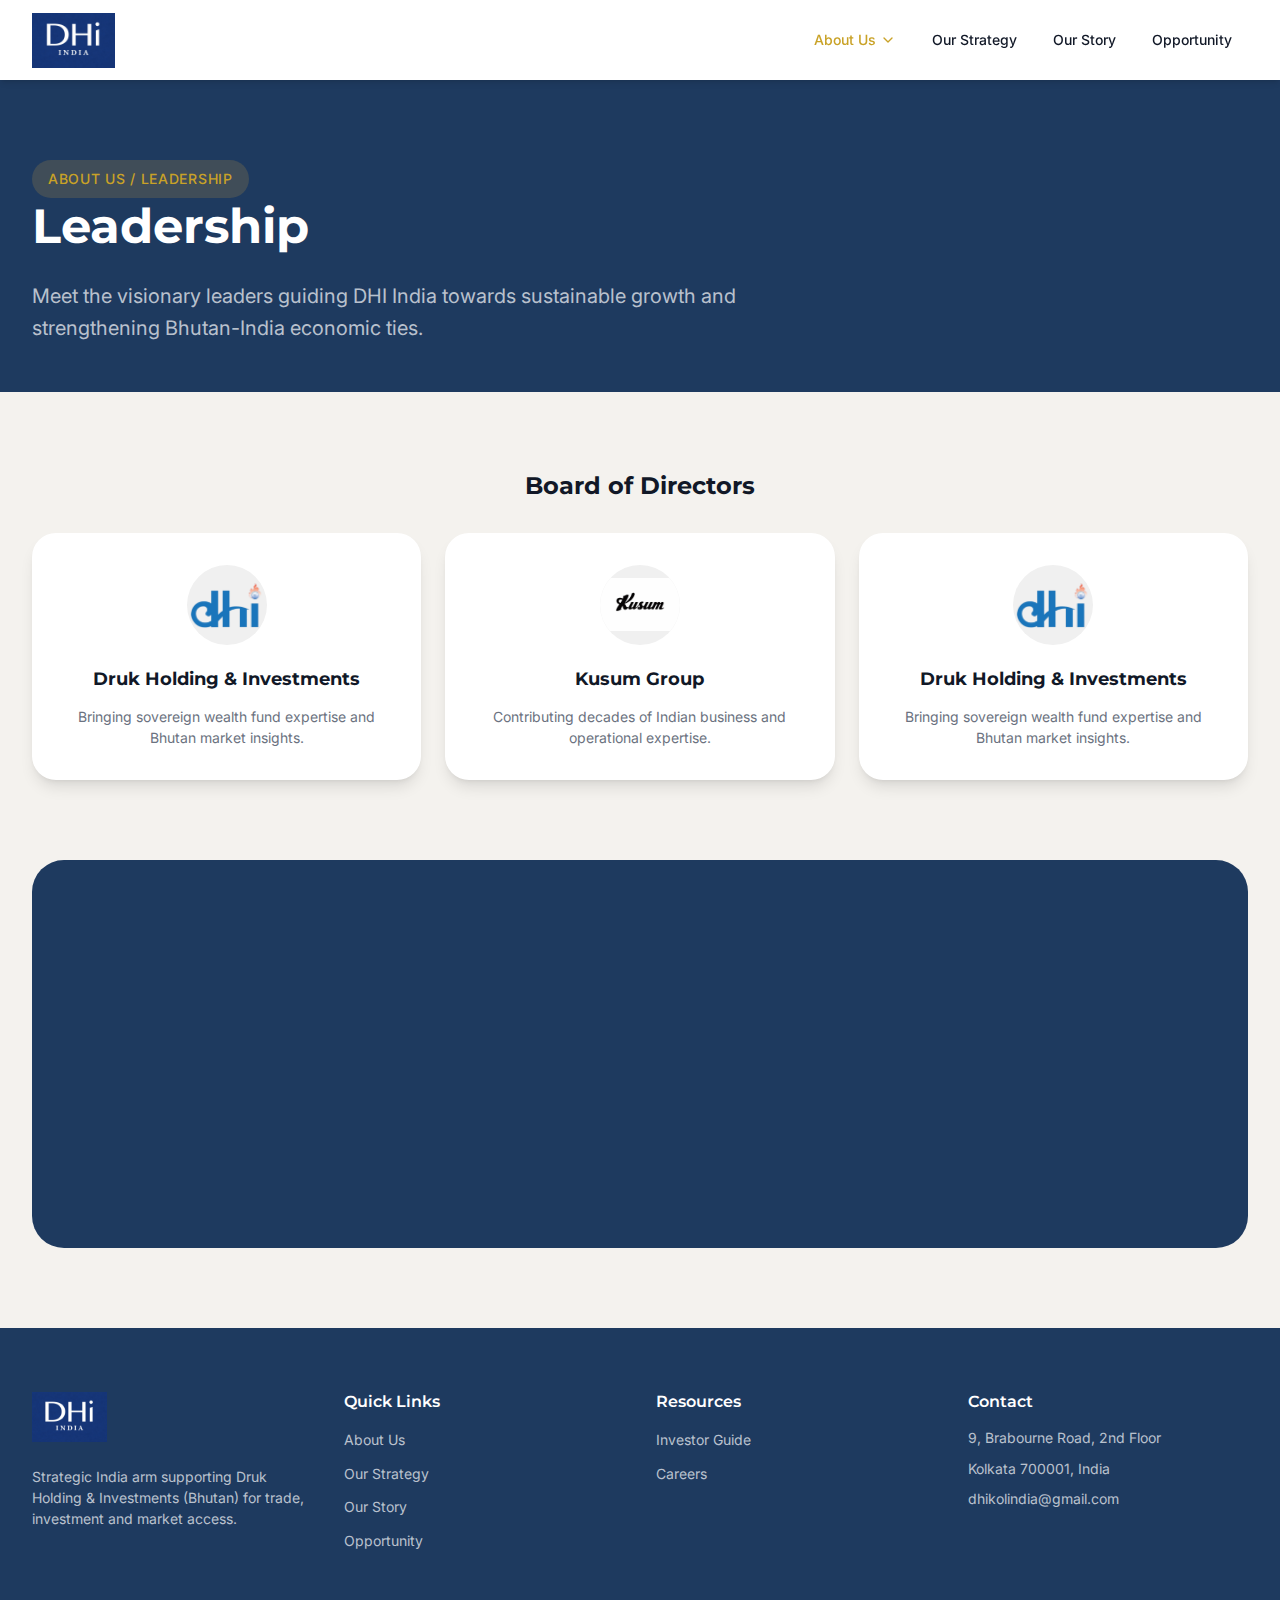
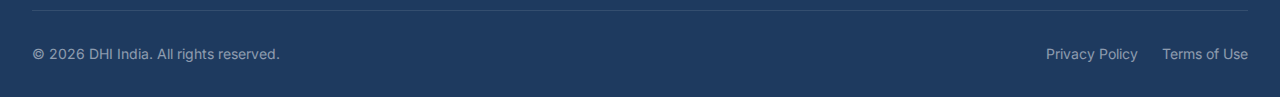
<file: pages/about/leadership.html>
<!DOCTYPE html>
<html lang="en">
<head>
  <meta charset="UTF-8">
  <meta name="viewport" content="width=device-width, initial-scale=1.0">
  <title>Leadership - DHI India</title>
  <meta name="description" content="Meet the visionary leaders guiding DHI India towards sustainable growth.">
  <link rel="stylesheet" href="../../css/main.css">
  <link rel="preconnect" href="https://fonts.googleapis.com">
  <link rel="preconnect" href="https://fonts.gstatic.com" crossorigin>
</head>
<body>
  <nav class="navbar scrolled" id="navbar">
    <div class="navbar-container">
      <a href="../../index.html" class="logo">
        <img src="../../images/logo-new.jpeg" alt="DHI India">
      </a>

      <div class="nav-desktop">
        <div class="nav-item">
          <a href="index.html" class="nav-link active">
            About Us
            <svg viewBox="0 0 24 24" fill="none" stroke="currentColor" stroke-width="2" stroke-linecap="round" stroke-linejoin="round">
              <polyline points="6 9 12 15 18 9"></polyline>
            </svg>
          </a>
          <div class="dropdown">
            <a href="purpose.html" class="dropdown-link">Our Purpose</a>
            <a href="governance.html" class="dropdown-link">Corporate Governance</a>
            <a href="leadership.html" class="dropdown-link">Leadership</a>
            <a href="team.html" class="dropdown-link">Our Team</a>
          </div>
        </div>

        <div class="nav-item">
          <a href="../strategy/index.html" class="nav-link">Our Strategy</a>
        </div>

        <div class="nav-item">
          <a href="../story/index.html" class="nav-link">Our Story</a>
        </div>

        <div class="nav-item">
          <a href="../opportunity/index.html" class="nav-link">Opportunity</a>
        </div>
      </div>

      <button class="mobile-menu-btn" id="mobileMenuBtn" aria-label="Toggle menu">
        <svg viewBox="0 0 24 24" fill="none" stroke="currentColor" stroke-width="2" stroke-linecap="round" stroke-linejoin="round">
          <path d="M4 6h16M4 12h16M4 18h16"/>
        </svg>
      </button>
    </div>

    <div class="mobile-menu" id="mobileMenu">
      <div class="mobile-nav-item">
        <a href="index.html" class="mobile-nav-link">About Us</a>
        <div class="mobile-submenu">
          <a href="purpose.html" class="mobile-submenu-link">Our Purpose</a>
          <a href="governance.html" class="mobile-submenu-link">Corporate Governance</a>
          <a href="leadership.html" class="mobile-submenu-link">Leadership</a>
          <a href="team.html" class="mobile-submenu-link">Our Team</a>
        </div>
      </div>
      <div class="mobile-nav-item">
        <a href="../strategy/index.html" class="mobile-nav-link">Our Strategy</a>
      </div>
      <div class="mobile-nav-item">
        <a href="../story/index.html" class="mobile-nav-link">Our Story</a>
      </div>
      <div class="mobile-nav-item">
        <a href="../opportunity/index.html" class="mobile-nav-link">Opportunity</a>
      </div>
    </div>
  </nav>

  <main class="main-content">
    <section class="page-hero">
      <div class="container">
        <div class="page-hero-content">
          <span class="dhi-label">About Us / Leadership</span>
          <h1>Leadership</h1>
          <p>
            Meet the visionary leaders guiding DHI India towards sustainable growth and 
            strengthening Bhutan-India economic ties.
          </p>
        </div>
      </div>
    </section>

    <section class="content-section">
      <div class="container">


       <!-- <h2 style="text-align: center; margin-bottom: 2rem;">Executive Team</h2>
        <div class="leadership-grid" style="margin-bottom: 5rem;">
          <div class="leader-card scroll-animate">
            <div class="leader-image">
              <img src="https://dhindia.vercel.app/hero_handshake.jpg" alt="Chairman">
            </div>
            <div class="leader-info">
              <h3>TBD</h3>
              <p class="leader-role">Chairman</p>
              <p>Leading the strategic vision and governance of DHI India.</p>
            </div>
          </div>
          <div class="leader-card scroll-animate" style="transition-delay: 0.1s;">
            <div class="leader-image">
              <img src="https://dhindia.vercel.app/thesis_meeting.jpg" alt="Managing Director">
            </div>
            <div class="leader-info">
              <h3>TBD</h3>
              <p class="leader-role">Managing Director</p>
              <p>Overseeing day-to-day operations and business development.</p>
            </div>
          </div>
          <div class="leader-card scroll-animate" style="transition-delay: 0.2s;">
            <div class="leader-image">
              <img src="https://dhindia.vercel.app/ecosystem_map.jpg" alt="Director - Strategy">
            </div>
            <div class="leader-info">
              <h3>TBD</h3>
              <p class="leader-role">Director - Strategy</p>
              <p>Driving investment strategy and portfolio management.</p>
            </div>
          </div>
          <div class="leader-card scroll-animate" style="transition-delay: 0.3s;">
            <div class="leader-image">
              <img src="https://dhindia.vercel.app/team_meeting.jpg" alt="Director - Operations">
            </div>
            <div class="leader-info">
              <h3>TBD</h3>
              <p class="leader-role">Director - Operations</p>
              <p>Managing logistics, trade facilitation, and cross-border operations.</p>
            </div>
          </div>
        </div> -->

        <h2 style="text-align: center; margin-bottom: 2rem;">Board of Directors</h2>
        <div class="board-grid" style="margin-bottom: 5rem;">
          <div class="board-card scroll-animate">
  <div class="board-avatar">
    <img src="logo.png" alt="Druk Holding & Investments Logo">
  </div>
  <h3>Druk Holding & Investments</h3>
  <p class="board-role"></p>
  <p>Bringing sovereign wealth fund expertise and Bhutan market insights.</p>
</div>

<div class="board-card scroll-animate" style="transition-delay: 0.1s;">
  <div class="board-avatar">
    <img src="kusum.png" alt="Kusum Group Logo">
  </div>
  <h3>Kusum Group</h3>
  <p class="board-role"></p>
  <p>Contributing decades of Indian business and operational expertise.</p>
</div>

<div class="board-card scroll-animate">
  <div class="board-avatar">
    <img src="logo.png" alt="Druk Holding & Investments Logo">
  </div>
  <h3>Druk Holding & Investments</h3>
  <p class="board-role"></p>
  <p>Bringing sovereign wealth fund expertise and Bhutan market insights.</p>
</div>


         
        </div>

        <div class="leadership-philosophy">
          <div class="leadership-philosophy-grid">
            <div class="scroll-animate">
              <h3>Leadership Philosophy</h3>
              <p>
                Our leadership team brings together decades of experience from both Bhutan and India, 
                combining sovereign wealth management expertise with deep Indian market knowledge.
              </p>
              <ul class="philosophy-list">
                <li>Strategic vision aligned with bilateral interests</li>
                <li>Deep understanding of both markets</li>
                <li>Commitment to sustainable growth</li>
                <li>Focus on stakeholder value creation</li>
              </ul>
            </div>
            <div class="leadership-philosophy-image scroll-animate" style="transition-delay: 0.2s;">
              <img src="leadership-group.jpeg" alt="Leadership">
            </div>
          </div>
        </div>
      </div>
    </section>
  </main>

  <footer class="footer">
    <div class="container">
      <div class="footer-grid">
        <div>
          <div class="footer-logo">
            <img src="../../images/logo-new.jpeg" alt="DHI India">
          </div>
          <p>
            Strategic India arm supporting Druk Holding & Investments (Bhutan) 
            for trade, investment and market access.
          </p>
        </div>
        <div>
          <h4>Quick Links</h4>
          <ul class="footer-links">
            <li><a href="index.html">About Us</a></li>
            <li><a href="../strategy/index.html">Our Strategy</a></li>
            <li><a href="../story/index.html">Our Story</a></li>
            <li><a href="../opportunity/index.html">Opportunity</a></li>
          </ul>
        </div>
        <div>
          <h4>Resources</h4>
          <ul class="footer-links">
            <li><a href="../opportunity/investor-guide.html">Investor Guide</a></li>
            <li><a href="../opportunity/careers.html">Careers</a></li>
          </ul>
        </div>
        <div>
          <h4>Contact</h4>
          <ul class="footer-contact">
            <li>9, Brabourne Road, 2nd Floor</li>
            <li>Kolkata 700001, India</li>
            <li>dhikolindia@gmail.com</li>
          </ul>
        </div>
      </div>
      <div class="footer-bottom">
        <p>&copy; 2026 DHI India. All rights reserved.</p>
        <div class="footer-legal">
          <a href="../../index.html">Privacy Policy</a>
          <a href="../../index.html">Terms of Use</a>
        </div>
      </div>
    </div>
  </footer>

  <script src="../../js/main.js"></script>
</body>
</html>
</file>
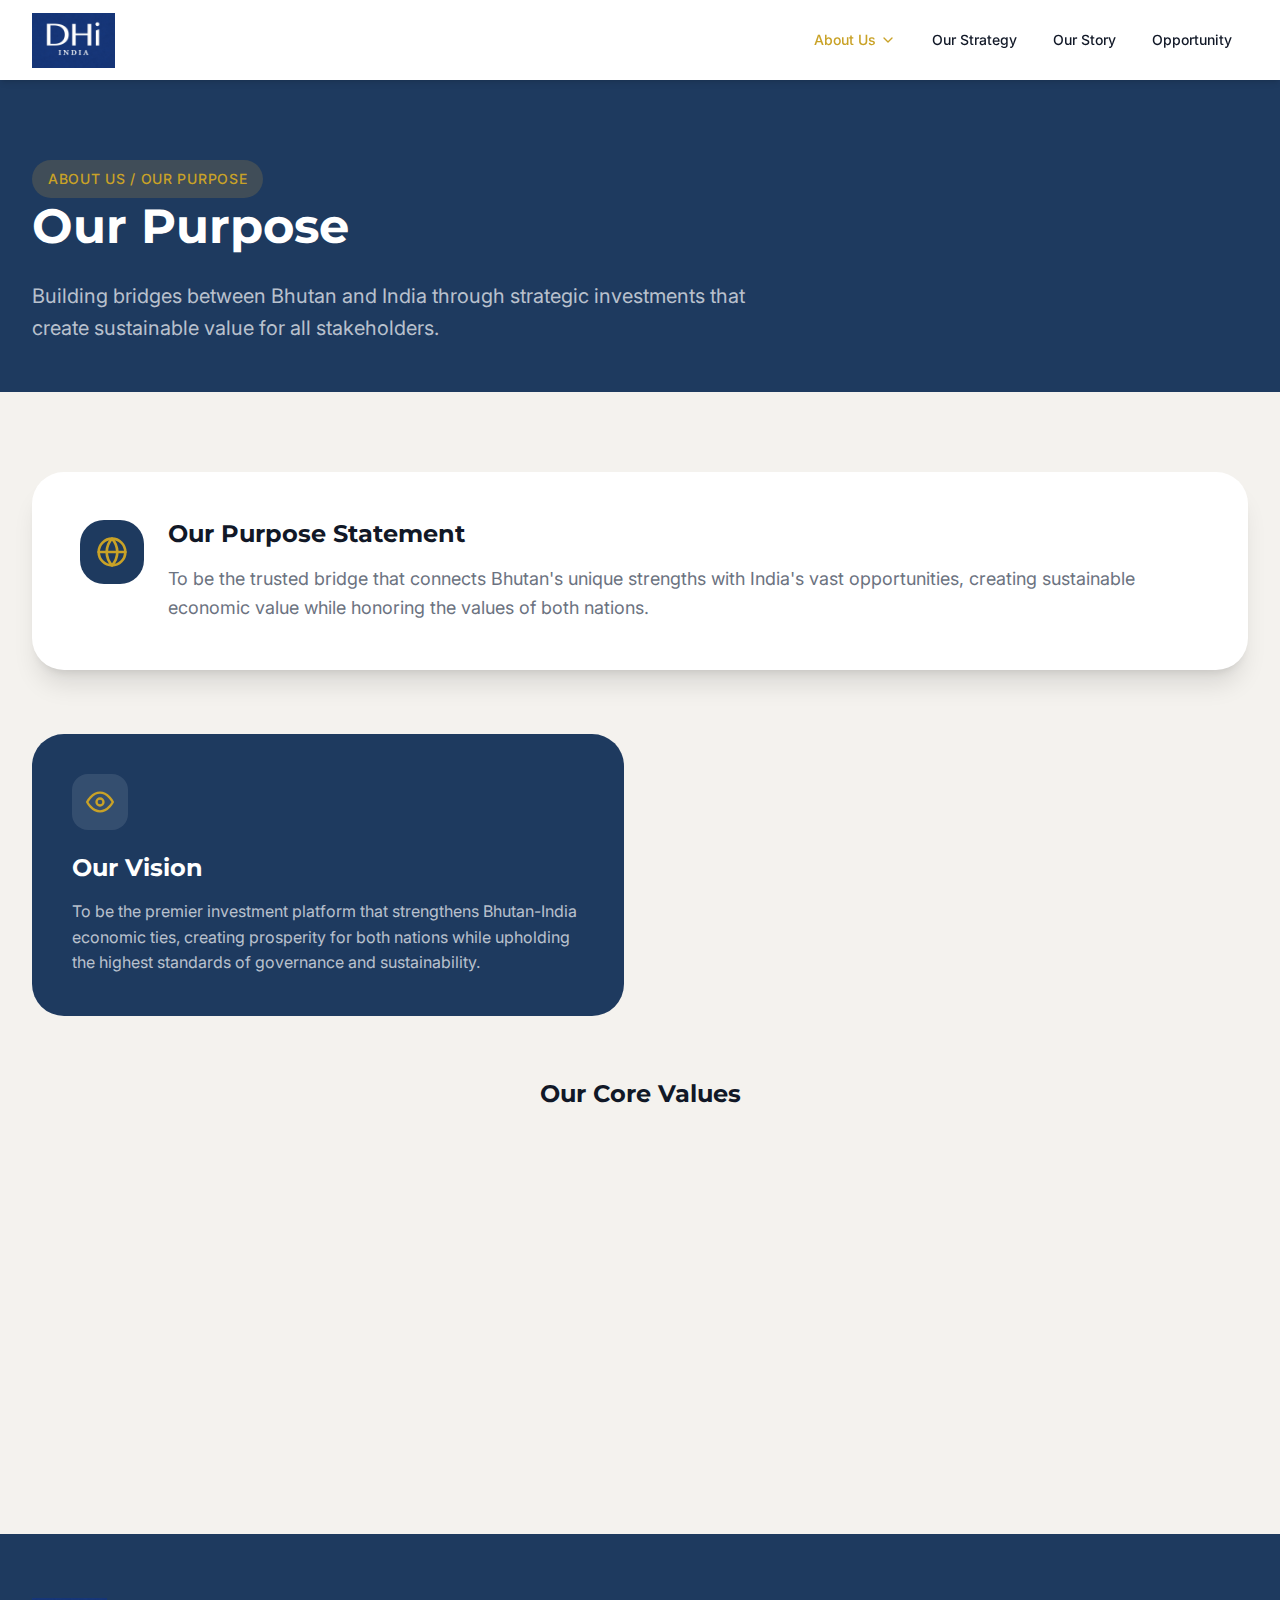
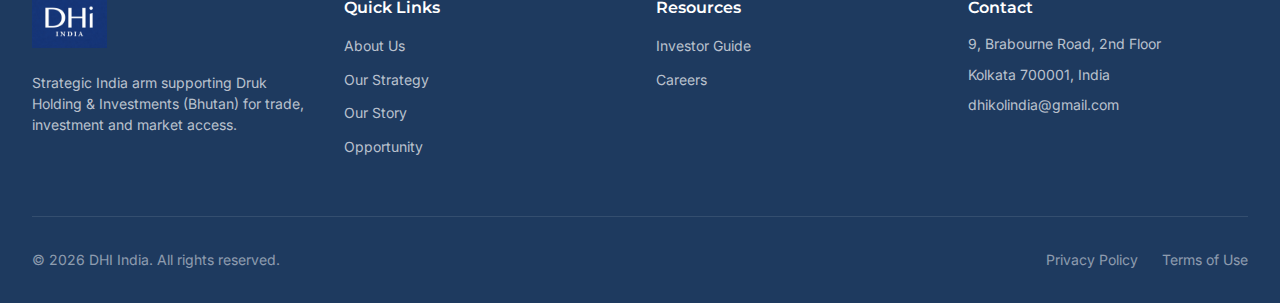
<file: pages/about/purpose.html>
<!DOCTYPE html>
<html lang="en">
<head>
  <meta charset="UTF-8">
  <meta name="viewport" content="width=device-width, initial-scale=1.0">
  <title>Our Purpose - DHI India</title>
  <meta name="description" content="Discover the purpose and vision that drives DHI India.">
  <link rel="stylesheet" href="../../css/main.css">
  <link rel="preconnect" href="https://fonts.googleapis.com">
  <link rel="preconnect" href="https://fonts.gstatic.com" crossorigin>
</head>
<body>
  <nav class="navbar scrolled" id="navbar">
    <div class="navbar-container">
      <a href="../../index.html" class="logo">
        <img src="../../images/logo-new.jpeg" alt="DHI India">
      </a>

      <div class="nav-desktop">
        <div class="nav-item">
          <a href="index.html" class="nav-link active">
            About Us
            <svg viewBox="0 0 24 24" fill="none" stroke="currentColor" stroke-width="2" stroke-linecap="round" stroke-linejoin="round">
              <polyline points="6 9 12 15 18 9"></polyline>
            </svg>
          </a>
          <div class="dropdown">
            <a href="purpose.html" class="dropdown-link">Our Purpose</a>
            <a href="governance.html" class="dropdown-link">Corporate Governance</a>
            <a href="leadership.html" class="dropdown-link">Leadership</a>
            <a href="team.html" class="dropdown-link">Our Team</a>
          </div>
        </div>

        <div class="nav-item">
          <a href="../strategy/index.html" class="nav-link">Our Strategy</a>
        </div>

        <div class="nav-item">
          <a href="../story/index.html" class="nav-link">Our Story</a>
        </div>

        <div class="nav-item">
          <a href="../opportunity/index.html" class="nav-link">Opportunity</a>
        </div>
      </div>

      <button class="mobile-menu-btn" id="mobileMenuBtn" aria-label="Toggle menu">
        <svg viewBox="0 0 24 24" fill="none" stroke="currentColor" stroke-width="2" stroke-linecap="round" stroke-linejoin="round">
          <path d="M4 6h16M4 12h16M4 18h16"/>
        </svg>
      </button>
    </div>

    <div class="mobile-menu" id="mobileMenu">
      <div class="mobile-nav-item">
        <a href="index.html" class="mobile-nav-link">About Us</a>
        <div class="mobile-submenu">
          <a href="purpose.html" class="mobile-submenu-link">Our Purpose</a>
          <a href="governance.html" class="mobile-submenu-link">Corporate Governance</a>
          <a href="leadership.html" class="mobile-submenu-link">Leadership</a>
          <a href="team.html" class="mobile-submenu-link">Our Team</a>
        </div>
      </div>
      <div class="mobile-nav-item">
        <a href="../strategy/index.html" class="mobile-nav-link">Our Strategy</a>
      </div>
      <div class="mobile-nav-item">
        <a href="../story/index.html" class="mobile-nav-link">Our Story</a>
      </div>
      <div class="mobile-nav-item">
        <a href="../opportunity/index.html" class="mobile-nav-link">Opportunity</a>
      </div>
    </div>
  </nav>

  <main class="main-content">
    <section class="page-hero">
      <div class="container">
        <div class="page-hero-content">
          <span class="dhi-label">About Us / Our Purpose</span>
          <h1>Our Purpose</h1>
          <p>
            Building bridges between Bhutan and India through strategic investments 
            that create sustainable value for all stakeholders.
          </p>
        </div>
      </div>
    </section>

    <section class="content-section">
      <div class="container">
        <!-- Purpose Statement -->
        <div class="purpose-card scroll-animate" style="margin-bottom: 4rem;">
          <div class="purpose-card-content">
            <div class="purpose-icon">
              <svg viewBox="0 0 24 24" fill="none" stroke="currentColor" stroke-width="2" stroke-linecap="round" stroke-linejoin="round">
                <circle cx="12" cy="12" r="10"></circle>
                <line x1="2" y1="12" x2="22" y2="12"></line>
                <path d="M12 2a15.3 15.3 0 0 1 4 10 15.3 15.3 0 0 1-4 10 15.3 15.3 0 0 1-4-10 15.3 15.3 0 0 1 4-10z"></path>
              </svg>
            </div>
            <div>
              <h2>Our Purpose Statement</h2>
              <p>
                To be the trusted bridge that connects Bhutan's unique strengths with India's vast opportunities, 
                creating sustainable economic value while honoring the values of both nations.
              </p>
            </div>
          </div>
        </div>

        <!-- Vision & Mission -->
        <div class="vision-mission-grid" style="margin-bottom: 4rem;">
          <div class="vision-card scroll-animate">
            <div class="vision-card-icon">
              <svg viewBox="0 0 24 24" fill="none" stroke="currentColor" stroke-width="2" stroke-linecap="round" stroke-linejoin="round">
                <path d="M1 12s4-8 11-8 11 8 11 8-4 8-11 8-11-8-11-8z"></path>
                <circle cx="12" cy="12" r="3"></circle>
              </svg>
            </div>
            <h3>Our Vision</h3>
            <p>
              To be the premier investment platform that strengthens Bhutan-India economic ties, 
              creating prosperity for both nations while upholding the highest standards of 
              governance and sustainability.
            </p>
          </div>
         <!-- <div class="mission-card scroll-animate" style="transition-delay: 0.1s;">
            <div class="mission-card-icon">
              <svg viewBox="0 0 24 24" fill="none" stroke="currentColor" stroke-width="2" stroke-linecap="round" stroke-linejoin="round">
                <path d="M12 2L2 7l10 5 10-5-10-5z"></path>
                <path d="M2 17l10 5 10-5"></path>
                <path d="M2 12l10 5 10-5"></path>
              </svg>
            </div>
            <h3>Our Mission</h3>
            <ul class="mission-list">
              <li>Facilitate seamless trade and investment between Bhutan and India</li>
              <li>Build a diversified portfolio of high-quality assets</li>
              <li>Create sustainable value for all stakeholders</li>
              <li>Uphold the principles of Gross National Happiness</li>
              <li>Contribute to the economic development of both nations</li>
            </ul>
          </div> -->
        </div>

        <!-- Core Values -->
        <h2 style="text-align: center; margin-bottom: 2rem;">Our Core Values</h2>
        <div class="values-grid">
          <div class="value-card scroll-animate">
            <h3>Integrity</h3>
            <p>We conduct our business with the highest ethical standards, transparency, and accountability.</p>
          </div>
          <div class="value-card scroll-animate" style="transition-delay: 0.1s;">
            <h3>Excellence</h3>
            <p>We strive for excellence in everything we do, from investment decisions to stakeholder engagement.</p>
          </div>
          <div class="value-card scroll-animate" style="transition-delay: 0.2s;">
            <h3>Collaboration</h3>
            <p>We believe in the power of partnership and work closely with our stakeholders to achieve shared goals.</p>
          </div>
          <div class="value-card scroll-animate" style="transition-delay: 0.3s;">
            <h3>Sustainability</h3>
            <p>We are committed to sustainable development that balances economic growth with environmental and social responsibility.</p>
          </div>
          <div class="value-card scroll-animate" style="transition-delay: 0.4s;">
            <h3>Innovation</h3>
            <p>We embrace innovation and continuously seek new ways to create value and improve our operations.</p>
          </div>
          <div class="value-card scroll-animate" style="transition-delay: 0.5s;">
            <h3>Respect</h3>
            <p>We respect the cultures, traditions, and values of both Bhutan and India in all our endeavors.</p>
          </div>
        </div>
      </div>
    </section>
  </main>

  <footer class="footer">
    <div class="container">
      <div class="footer-grid">
        <div>
          <div class="footer-logo">
            <img src="../../images/logo-new.jpeg" alt="DHI India">
          </div>
          <p>
            Strategic India arm supporting Druk Holding & Investments (Bhutan) 
            for trade, investment and market access.
          </p>
        </div>
        <div>
          <h4>Quick Links</h4>
          <ul class="footer-links">
            <li><a href="index.html">About Us</a></li>
            <li><a href="../strategy/index.html">Our Strategy</a></li>
            <li><a href="../story/index.html">Our Story</a></li>
            <li><a href="../opportunity/index.html">Opportunity</a></li>
          </ul>
        </div>
        <div>
          <h4>Resources</h4>
          <ul class="footer-links">
            <li><a href="../opportunity/investor-guide.html">Investor Guide</a></li>
            <li><a href="../opportunity/careers.html">Careers</a></li>
          </ul>
        </div>
        <div>
          <h4>Contact</h4>
          <ul class="footer-contact">
            <li>9, Brabourne Road, 2nd Floor</li>
            <li>Kolkata 700001, India</li>
            <li>dhikolindia@gmail.com</li>
          </ul>
        </div>
      </div>
      <div class="footer-bottom">
        <p>&copy; 2026 DHI India. All rights reserved.</p>
        <div class="footer-legal">
          <a href="../../index.html">Privacy Policy</a>
          <a href="../../index.html">Terms of Use</a>
        </div>
      </div>
    </div>
  </footer>

  <script src="../../js/main.js"></script>
</body>
</html>
</file>
<file: css/main.css>
/* DHI India - Main Stylesheet */

/* Google Fonts */
@import url('https://fonts.googleapis.com/css2?family=Montserrat:wght@400;500;600;700;800&family=Inter:wght@400;500;600&display=swap');

/* CSS Variables */
:root {
  --color-primary: #1e3a5f;
  --color-secondary: #c9a227;
  --color-secondary-hover: #b08d1f;
  --color-background: #F4F2EE;
  --color-white: #FFFFFF;
  --color-text: #111827;
  --color-text-muted: #6B7280;
  --color-border: #E5E7EB;
  
  --font-heading: 'Montserrat', sans-serif;
  --font-body: 'Inter', sans-serif;
  
  --radius-sm: 0.375rem;
  --radius-md: 0.5rem;
  --radius-lg: 0.75rem;
  --radius-xl: 1rem;
  --radius-2xl: 1.5rem;
  --radius-3xl: 2rem;
  
  --shadow-sm: 0 1px 2px 0 rgb(0 0 0 / 0.05);
  --shadow-md: 0 4px 6px -1px rgb(0 0 0 / 0.1), 0 2px 4px -2px rgb(0 0 0 / 0.1);
  --shadow-lg: 0 10px 15px -3px rgb(0 0 0 / 0.1), 0 4px 6px -4px rgb(0 0 0 / 0.1);
  --shadow-xl: 0 20px 25px -5px rgb(0 0 0 / 0.1), 0 8px 10px -6px rgb(0 0 0 / 0.1);
}

/* Reset & Base */
*, *::before, *::after {
  box-sizing: border-box;
  margin: 0;
  padding: 0;
}

html {
  scroll-behavior: smooth;
}

body {
  font-family: var(--font-body);
  background-color: var(--color-background);
  color: var(--color-text);
  line-height: 1.6;
  min-height: 100vh;
}

h1, h2, h3, h4, h5, h6 {
  font-family: var(--font-heading);
  font-weight: 700;
  line-height: 1.2;
}

a {
  text-decoration: none;
  color: inherit;
}

img {
  max-width: 100%;
  height: auto;
}

/* Utility Classes */
.container {
  max-width: 1280px;
  margin: 0 auto;
  padding: 0 1rem;
}

@media (min-width: 640px) {
  .container {
    padding: 0 1.5rem;
  }
}

@media (min-width: 1024px) {
  .container {
    padding: 0 2rem;
  }
}

/* Label Style */
.dhi-label {
  display: inline-block;
  padding: 0.5rem 1rem;
  background-color: rgba(198, 155, 60, 0.2);
  color: var(--color-secondary);
  font-size: 0.875rem;
  font-weight: 500;
  border-radius: 9999px;
  text-transform: uppercase;
  letter-spacing: 0.05em;
}

/* Navigation */
.navbar {
  position: fixed;
  top: 0;
  left: 0;
  right: 0;
  z-index: 50;
  transition: all 0.3s ease;
  background: transparent;
}

.navbar.scrolled {
  background: var(--color-white);
  box-shadow: var(--shadow-md);
}

.navbar-container {
  max-width: 1280px;
  margin: 0 auto;
  padding: 0 1rem;
  display: flex;
  align-items: center;
  justify-content: space-between;
  height: 80px;
}

@media (min-width: 640px) {
  .navbar-container {
    padding: 0 1.5rem;
  }
}

@media (min-width: 1024px) {
  .navbar-container {
    padding: 0 2rem;
  }
}

/* Logo */
.logo {
  display: flex;
  align-items: center;
  gap: 0.75rem;
}

.logo img {
  height: 55px;
  width: auto;
}

.logo-text {
  font-family: var(--font-heading);
  font-weight: 700;
  font-size: 1.25rem;
  color: var(--color-primary);
}

/* Desktop Navigation */
.nav-desktop {
  display: none;
}

@media (min-width: 1024px) {
  .nav-desktop {
    display: flex;
    align-items: center;
    gap: 0.25rem;
  }
}

.nav-item {
  position: relative;
}

.nav-link {
  display: flex;
  align-items: center;
  gap: 0.25rem;
  padding: 0.5rem 1rem;
  font-size: 0.875rem;
  font-weight: 500;
  color: var(--color-text);
  transition: color 0.2s ease;
}

.nav-link:hover,
.nav-link.active {
  color: var(--color-secondary);
}

.nav-link svg {
  width: 16px;
  height: 16px;
}

/* Dropdown */
.dropdown {
  position: absolute;
  top: 100%;
  left: 0;
  width: 224px;
  background: var(--color-white);
  border-radius: var(--radius-xl);
  box-shadow: var(--shadow-xl);
  padding: 0.5rem 0;
  opacity: 0;
  visibility: hidden;
  transform: translateY(-10px);
  transition: all 0.2s ease;
}

.nav-item:hover .dropdown {
  opacity: 1;
  visibility: visible;
  transform: translateY(0);
}

.dropdown-link {
  display: block;
  padding: 0.5rem 1rem;
  font-size: 0.875rem;
  color: var(--color-text);
  transition: all 0.2s ease;
}

.dropdown-link:hover,
.dropdown-link.active {
  color: var(--color-secondary);
  background-color: var(--color-background);
}

/* Mobile Menu Button */
.mobile-menu-btn {
  display: flex;
  padding: 0.5rem;
  border-radius: var(--radius-lg);
  background: transparent;
  border: none;
  cursor: pointer;
}

.mobile-menu-btn:hover {
  background-color: rgba(0, 0, 0, 0.05);
}

@media (min-width: 1024px) {
  .mobile-menu-btn {
    display: none;
  }
}

.mobile-menu-btn svg {
  width: 24px;
  height: 24px;
}

/* Mobile Menu */
.mobile-menu {
  display: none;
  background: var(--color-white);
  border-top: 1px solid var(--color-border);
  padding: 1rem;
}

.mobile-menu.open {
  display: block;
}

.mobile-nav-item {
  margin-bottom: 0.5rem;
}

.mobile-nav-link {
  display: block;
  padding: 0.75rem 1rem;
  font-weight: 500;
  color: var(--color-text);
  border-radius: var(--radius-lg);
}

.mobile-nav-link:hover {
  color: var(--color-secondary);
  background-color: var(--color-background);
}

.mobile-submenu {
  padding-left: 1rem;
  margin-top: 0.25rem;
}

.mobile-submenu-link {
  display: block;
  padding: 0.5rem 1rem;
  font-size: 0.875rem;
  color: var(--color-text-muted);
  border-radius: var(--radius-lg);
}

.mobile-submenu-link:hover {
  color: var(--color-secondary);
  background-color: var(--color-background);
}

/* Main Content */
.main-content {
  padding-top: 80px;
}

/* Hero Section */
.hero {
  position: relative;
  min-height: 90vh;
  display: flex;
  align-items: center;
}

.hero-bg {
  position: absolute;
  inset: 0;
  background: linear-gradient(to bottom right, var(--color-primary), rgba(11, 30, 60, 0.95), rgba(11, 30, 60, 0.9));
}

.hero-image {
  position: absolute;
  inset: 0;
  opacity: 0.2;
  background-size: cover;
  background-position: center;
}

.hero-content {
  position: relative;
  max-width: 1280px;
  margin: 0 auto;
  padding: 5rem 1rem;
}

@media (min-width: 640px) {
  .hero-content {
    padding: 5rem 1.5rem;
  }
}

@media (min-width: 1024px) {
  .hero-content {
    padding: 5rem 2rem;
  }
}

.hero-text {
  max-width: 768px;
}

.hero h1 {
  font-size: 2.25rem;
  color: var(--color-white);
  margin-bottom: 1.5rem;
  line-height: 1.2;
}

@media (min-width: 640px) {
  .hero h1 {
    font-size: 3rem;
  }
}

@media (min-width: 1024px) {
  .hero h1 {
    font-size: 3.75rem;
  }
}

.hero p {
  font-size: 1.25rem;
  color: rgba(255, 255, 255, 0.8);
  margin-bottom: 2rem;
  line-height: 1.6;
}

/* Buttons */
.btn {
  display: inline-flex;
  align-items: center;
  gap: 0.5rem;
  padding: 0.75rem 1.5rem;
  font-weight: 500;
  border-radius: var(--radius-lg);
  transition: all 0.2s ease;
  cursor: pointer;
  border: none;
}

.btn-primary {
  background-color: var(--color-secondary);
  color: var(--color-white);
}

.btn-primary:hover {
  background-color: var(--color-secondary-hover);
}

.btn-outline {
  border: 1px solid rgba(255, 255, 255, 0.3);
  color: var(--color-white);
}

.btn-outline:hover {
  background-color: rgba(255, 255, 255, 0.1);
}

.btn-white {
  background-color: var(--color-white);
  color: var(--color-secondary);
}

.btn-white:hover {
  background-color: #f3f4f6;
}

.btn-group {
  display: flex;
  flex-wrap: wrap;
  gap: 1rem;
}

/* Stats Section */
.stats-section {
  padding: 4rem 0;
  background-color: var(--color-white);
}

.stats-grid {
  display: grid;
  grid-template-columns: repeat(2, 1fr);
  gap: 2rem;
}

@media (min-width: 1024px) {
  .stats-grid {
    grid-template-columns: repeat(4, 1fr);
  }
}

.stat-item {
  text-align: center;
}

.stat-value {
  font-family: var(--font-heading);
  font-size: 2.25rem;
  font-weight: 700;
  color: var(--color-secondary);
  margin-bottom: 0.5rem;
}

.stat-label {
  color: var(--color-text-muted);
  font-size: 0.875rem;
}

/* Focus Areas Section */
.focus-section {
  padding: 5rem 0;
}

.section-header {
  text-align: center;
  margin-bottom: 4rem;
}

.section-header h2 {
  font-size: 2rem;
  color: var(--color-text);
}

@media (min-width: 640px) {
  .section-header h2 {
    font-size: 2.25rem;
  }
}

.focus-grid {
  display: grid;
  gap: 1.5rem;
}

@media (min-width: 768px) {
  .focus-grid {
    grid-template-columns: repeat(2, 1fr);
  }
}

@media (min-width: 1024px) {
  .focus-grid {
    grid-template-columns: repeat(4, 1fr);
  }
}

.focus-card {
  background-color: var(--color-white);
  border-radius: var(--radius-2xl);
  padding: 2rem;
  box-shadow: var(--shadow-lg);
  transition: all 0.3s ease;
}

.focus-card:hover {
  box-shadow: var(--shadow-xl);
  transform: translateY(-4px);
}

.focus-icon {
  width: 56px;
  height: 56px;
  background-color: var(--color-primary);
  border-radius: var(--radius-xl);
  display: flex;
  align-items: center;
  justify-content: center;
  margin-bottom: 1.5rem;
}

.focus-icon svg {
  width: 28px;
  height: 28px;
  color: var(--color-secondary);
}

.focus-card h3 {
  font-size: 1.125rem;
  color: var(--color-text);
  margin-bottom: 0.75rem;
}

.focus-card p {
  color: var(--color-text-muted);
  font-size: 0.875rem;
  line-height: 1.5;
}

/* About Preview Section */
.about-preview {
  padding: 5rem 0;
  background-color: var(--color-primary);
}

.about-preview-grid {
  display: grid;
  gap: 3rem;
  align-items: center;
}

@media (min-width: 1024px) {
  .about-preview-grid {
    grid-template-columns: repeat(2, 1fr);
  }
}

.about-preview h2 {
  font-size: 2rem;
  color: var(--color-white);
  margin-bottom: 1.5rem;
}

@media (min-width: 640px) {
  .about-preview h2 {
    font-size: 2.25rem;
  }
}

.about-preview p {
  color: rgba(255, 255, 255, 0.7);
  margin-bottom: 1.5rem;
  line-height: 1.6;
}

.about-preview .link-arrow {
  display: inline-flex;
  align-items: center;
  gap: 0.5rem;
  color: var(--color-secondary);
  font-weight: 500;
}

.about-preview .link-arrow:hover {
  gap: 0.75rem;
}

.about-preview-image {
  border-radius: var(--radius-2xl);
  overflow: hidden;
}

.about-preview-image img {
  width: 100%;
  height: 400px;
  object-fit: cover;
}

/* CTA Section */
.cta-section {
  padding: 5rem 0;
}

.cta-box {
  background-color: var(--color-secondary);
  border-radius: var(--radius-3xl);
  padding: 3rem;
  text-align: center;
}

@media (min-width: 1024px) {
  .cta-box {
    padding: 4rem;
  }
}

.cta-box h2 {
  font-size: 2rem;
  color: var(--color-white);
  margin-bottom: 1rem;
}

@media (min-width: 640px) {
  .cta-box h2 {
    font-size: 2.25rem;
  }
}

.cta-box p {
  color: rgba(255, 255, 255, 0.9);
  max-width: 640px;
  margin: 0 auto 2rem;
}

.cta-buttons {
  display: flex;
  flex-wrap: wrap;
  justify-content: center;
  gap: 1rem;
}

/* Footer */
.footer {
  background-color: var(--color-primary);
  color: var(--color-white);
  padding: 4rem 0 2rem;
}

.footer-grid {
  display: grid;
  gap: 2rem;
  margin-bottom: 3rem;
}

@media (min-width: 768px) {
  .footer-grid {
    grid-template-columns: repeat(2, 1fr);
  }
}

@media (min-width: 1024px) {
  .footer-grid {
    grid-template-columns: repeat(4, 1fr);
  }
}

.footer-logo {
  display: flex;
  align-items: center;
  gap: 0.75rem;
  margin-bottom: 1.5rem;
}

.footer-logo img {
  height: 50px;
  width: auto;
}

.footer-logo span {
  font-weight: 700;
  font-size: 1.125rem;
}

.footer p {
  color: rgba(255, 255, 255, 0.7);
  font-size: 0.875rem;
  line-height: 1.5;
}

.footer h4 {
  font-weight: 600;
  margin-bottom: 1rem;
}

.footer-links {
  list-style: none;
}

.footer-links li {
  margin-bottom: 0.5rem;
}

.footer-links a {
  color: rgba(255, 255, 255, 0.7);
  font-size: 0.875rem;
  transition: color 0.2s ease;
}

.footer-links a:hover {
  color: var(--color-secondary);
}

.footer-contact {
  list-style: none;
}

.footer-contact li {
  color: rgba(255, 255, 255, 0.7);
  font-size: 0.875rem;
  margin-bottom: 0.5rem;
}

.footer-bottom {
  border-top: 1px solid rgba(255, 255, 255, 0.1);
  padding-top: 2rem;
  display: flex;
  flex-direction: column;
  align-items: center;
  gap: 1rem;
}

@media (min-width: 768px) {
  .footer-bottom {
    flex-direction: row;
    justify-content: space-between;
  }
}

.footer-bottom p {
  color: rgba(255, 255, 255, 0.5);
  font-size: 0.875rem;
}

.footer-legal {
  display: flex;
  gap: 1.5rem;
}

.footer-legal a {
  color: rgba(255, 255, 255, 0.5);
  font-size: 0.875rem;
  transition: color 0.2s ease;
}

.footer-legal a:hover {
  color: var(--color-white);
}

/* Page Hero */
.page-hero {
  background-color: var(--color-primary);
  padding: 5rem 0 3rem;
}

.page-hero-content {
  max-width: 768px;
}

.page-hero h1 {
  font-size: 2.25rem;
  color: var(--color-white);
  margin-bottom: 1.5rem;
}

@media (min-width: 640px) {
  .page-hero h1 {
    font-size: 3rem;
  }
}

.page-hero p {
  font-size: 1.25rem;
  color: rgba(255, 255, 255, 0.7);
  line-height: 1.6;
}

/* Content Section */
.content-section {
  padding: 5rem 0;
}

/* Two Column Layout */
.two-col-grid {
  display: grid;
  gap: 3rem;
  align-items: center;
}

@media (min-width: 1024px) {
  .two-col-grid {
    grid-template-columns: repeat(2, 1fr);
  }
}

.two-col-grid h2 {
  font-size: 1.875rem;
  color: var(--color-text);
  margin-bottom: 1.5rem;
}

.two-col-grid p {
  color: var(--color-text-muted);
  margin-bottom: 1.5rem;
  line-height: 1.6;
}

.two-col-image {
  border-radius: var(--radius-2xl);
  overflow: hidden;
  box-shadow: var(--shadow-xl);
}

.two-col-image img {
  width: 100%;
  height: 400px;
  object-fit: cover;
}

/* Promoter Cards */
.promoter-grid {
  display: grid;
  gap: 2rem;
  margin-top: 3rem;
}

@media (min-width: 768px) {
  .promoter-grid {
    grid-template-columns: repeat(2, 1fr);
  }
}

.promoter-card {
  background-color: var(--color-white);
  border-radius: var(--radius-2xl);
  padding: 2rem;
  box-shadow: var(--shadow-lg);
}

.promoter-icon {
  width: 64px;
  height: 64px;
  background-color: var(--color-primary);
  border-radius: var(--radius-xl);
  display: flex;
  align-items: center;
  justify-content: center;
  margin-bottom: 1.5rem;
}

.promoter-icon span {
  color: var(--color-secondary);
  font-weight: 700;
  font-size: 1.5rem;
}

.promoter-card h3 {
  font-size: 1.25rem;
  color: var(--color-text);
  margin-bottom: 0.5rem;
}

.promoter-card .location {
  color: var(--color-text-muted);
  font-size: 0.875rem;
  margin-bottom: 1rem;
}

.promoter-card p {
  color: var(--color-text-muted);
  line-height: 1.5;
}

/* Role Grid */
.role-grid {
  display: grid;
  gap: 1.5rem;
  margin-top: 2rem;
}

@media (min-width: 640px) {
  .role-grid {
    grid-template-columns: repeat(2, 1fr);
  }
}

@media (min-width: 1024px) {
  .role-grid {
    grid-template-columns: repeat(5, 1fr);
  }
}

.role-item {
  text-align: center;
}

.role-icon {
  width: 56px;
  height: 56px;
  background-color: var(--color-background);
  border-radius: var(--radius-2xl);
  display: flex;
  align-items: center;
  justify-content: center;
  margin: 0 auto 1rem;
  transition: background-color 0.2s ease;
}

.role-item:hover .role-icon {
  background-color: var(--color-primary);
}

.role-icon svg {
  width: 24px;
  height: 24px;
  color: var(--color-secondary);
}

.role-item h4 {
  font-size: 1rem;
  color: var(--color-text);
  margin-bottom: 0.5rem;
}

.role-item p {
  color: var(--color-text-muted);
  font-size: 0.875rem;
}

/* Section Cards */
.section-cards {
  display: grid;
  gap: 1.5rem;
  margin-top: 3rem;
}

@media (min-width: 768px) {
  .section-cards {
    grid-template-columns: repeat(2, 1fr);
  }
}

@media (min-width: 1024px) {
  .section-cards {
    grid-template-columns: repeat(4, 1fr);
  }
}

.section-card {
  display: block;
  background-color: var(--color-white);
  border-radius: var(--radius-2xl);
  padding: 1.5rem;
  box-shadow: var(--shadow-lg);
  transition: all 0.3s ease;
}

.section-card:hover {
  box-shadow: var(--shadow-xl);
  transform: translateY(-4px);
}

.section-card-icon {
  width: 48px;
  height: 48px;
  background-color: var(--color-background);
  border-radius: var(--radius-xl);
  display: flex;
  align-items: center;
  justify-content: center;
  margin-bottom: 1rem;
  transition: background-color 0.2s ease;
}

.section-card:hover .section-card-icon {
  background-color: var(--color-primary);
}

.section-card-icon svg {
  width: 24px;
  height: 24px;
  color: var(--color-secondary);
}

.section-card h3 {
  font-size: 1.125rem;
  color: var(--color-text);
  margin-bottom: 0.5rem;
}

.section-card p {
  color: var(--color-text-muted);
  font-size: 0.875rem;
  margin-bottom: 1rem;
}

.section-card-link {
  display: inline-flex;
  align-items: center;
  gap: 0.25rem;
  color: var(--color-secondary);
  font-size: 0.875rem;
  font-weight: 500;
}

.section-card:hover .section-card-link svg {
  transform: translateX(4px);
}

/* Purpose Statement Card */
.purpose-card {
  background-color: var(--color-white);
  border-radius: var(--radius-3xl);
  padding: 3rem;
  box-shadow: var(--shadow-xl);
  margin-bottom: 4rem;
}

.purpose-card-content {
  display: flex;
  align-items: flex-start;
  gap: 1.5rem;
}

.purpose-icon {
  width: 64px;
  height: 64px;
  background-color: var(--color-primary);
  border-radius: var(--radius-2xl);
  display: flex;
  align-items: center;
  justify-content: center;
  flex-shrink: 0;
}

.purpose-icon svg {
  width: 32px;
  height: 32px;
  color: var(--color-secondary);
}

.purpose-card h2 {
  font-size: 1.5rem;
  color: var(--color-text);
  margin-bottom: 1rem;
}

.purpose-card p {
  color: var(--color-text-muted);
  font-size: 1.125rem;
  line-height: 1.6;
}

/* Vision Mission Grid */
.vision-mission-grid {
  display: grid;
  gap: 2rem;
  margin-bottom: 4rem;
}

@media (min-width: 768px) {
  .vision-mission-grid {
    grid-template-columns: repeat(2, 1fr);
  }
}

.vision-card {
  background-color: var(--color-primary);
  border-radius: var(--radius-3xl);
  padding: 2.5rem;
}

.vision-card-icon {
  width: 56px;
  height: 56px;
  background-color: rgba(255, 255, 255, 0.1);
  border-radius: var(--radius-xl);
  display: flex;
  align-items: center;
  justify-content: center;
  margin-bottom: 1.5rem;
}

.vision-card-icon svg {
  width: 28px;
  height: 28px;
  color: var(--color-secondary);
}

.vision-card h3 {
  font-size: 1.5rem;
  color: var(--color-white);
  margin-bottom: 1rem;
}

.vision-card p {
  color: rgba(255, 255, 255, 0.7);
  line-height: 1.6;
}

.mission-card {
  background-color: var(--color-white);
  border-radius: var(--radius-3xl);
  padding: 2.5rem;
  box-shadow: var(--shadow-xl);
}

.mission-card-icon {
  width: 56px;
  height: 56px;
  background-color: var(--color-background);
  border-radius: var(--radius-xl);
  display: flex;
  align-items: center;
  justify-content: center;
  margin-bottom: 1.5rem;
}

.mission-card-icon svg {
  width: 28px;
  height: 28px;
  color: var(--color-secondary);
}

.mission-card h3 {
  font-size: 1.5rem;
  color: var(--color-text);
  margin-bottom: 1rem;
}

.mission-list {
  list-style: none;
}

.mission-list li {
  display: flex;
  align-items: flex-start;
  gap: 0.75rem;
  color: var(--color-text-muted);
  margin-bottom: 0.75rem;
}

.mission-list li::before {
  content: '';
  width: 8px;
  height: 8px;
  background-color: var(--color-secondary);
  border-radius: 50%;
  margin-top: 0.5rem;
  flex-shrink: 0;
}

/* Values Grid */
.values-grid {
  display: grid;
  gap: 1.5rem;
}

@media (min-width: 768px) {
  .values-grid {
    grid-template-columns: repeat(2, 1fr);
  }
}

@media (min-width: 1024px) {
  .values-grid {
    grid-template-columns: repeat(3, 1fr);
  }
}

.value-card {
  background-color: var(--color-white);
  border-radius: var(--radius-2xl);
  padding: 1.5rem;
  box-shadow: var(--shadow-lg);
}

.value-card h3 {
  font-size: 1.125rem;
  color: var(--color-text);
  margin-bottom: 0.75rem;
}

.value-card p {
  color: var(--color-text-muted);
  font-size: 0.875rem;
  line-height: 1.5;
}

/* Quote Block */
.quote-block {
  text-align: center;
  margin-top: 4rem;
}

.quote-block blockquote {
  max-width: 768px;
  margin: 0 auto;
}

.quote-block p {
  font-size: 1.5rem;
  color: var(--color-text);
  font-style: italic;
  line-height: 1.4;
  margin-bottom: 1rem;
}

.quote-block footer {
  color: var(--color-secondary);
  font-weight: 500;
}

/* Pillars Grid */
.pillars-grid {
  display: grid;
  gap: 1.5rem;
  margin-top: 2rem;
}

@media (min-width: 768px) {
  .pillars-grid {
    grid-template-columns: repeat(3, 1fr);
  }
}

.pillar-card {
  background-color: var(--color-white);
  border-radius: var(--radius-2xl);
  padding: 2rem;
  box-shadow: var(--shadow-lg);
}

.pillar-number {
  font-size: 3rem;
  font-weight: 700;
  color: rgba(198, 155, 60, 0.2);
  margin-bottom: 1rem;
}

.pillar-card h3 {
  font-size: 1.25rem;
  color: var(--color-text);
  margin-bottom: 1rem;
}

.pillar-card p {
  color: var(--color-text-muted);
  line-height: 1.5;
}

/* Strategy Cards */
.strategy-cards {
  display: grid;
  gap: 1.5rem;
  margin-top: 2rem;
}

@media (min-width: 768px) {
  .strategy-cards {
    grid-template-columns: repeat(3, 1fr);
  }
}

/* Timeline */
.timeline {
  position: relative;
  margin-top: 3rem;
}

.timeline-line {
  position: absolute;
  left: 50%;
  transform: translateX(-50%);
  width: 4px;
  height: 100%;
  background-color: rgba(198, 155, 60, 0.2);
}

.timeline-items {
  display: flex;
  flex-direction: column;
  gap: 3rem;
}

.timeline-item {
  display: flex;
  align-items: center;
  gap: 2rem;
}

.timeline-item:nth-child(even) {
  flex-direction: row-reverse;
}

.timeline-content {
  width: 50%;
  text-align: right;
}

.timeline-item:nth-child(even) .timeline-content {
  text-align: left;
}

.timeline-card {
  background-color: var(--color-white);
  border-radius: var(--radius-2xl);
  padding: 1.5rem;
  box-shadow: var(--shadow-lg);
  display: inline-block;
}

.timeline-card .year {
  color: var(--color-secondary);
  font-weight: 700;
  font-size: 0.875rem;
}

.timeline-card h3 {
  font-size: 1.125rem;
  color: var(--color-text);
  margin-top: 0.25rem;
  margin-bottom: 0.5rem;
}

.timeline-card p {
  color: var(--color-text-muted);
  font-size: 0.875rem;
}

.timeline-dot {
  width: 16px;
  height: 16px;
  background-color: var(--color-secondary);
  border-radius: 50%;
  position: relative;
  z-index: 1;
  flex-shrink: 0;
}

.timeline-spacer {
  width: 50%;
}

/* Philosophy Card */
.philosophy-card {
  background-color: var(--color-primary);
  border-radius: var(--radius-3xl);
  padding: 2.5rem;
  margin: 4rem 0;
}

.philosophy-card-content {
  text-align: center;
  max-width: 768px;
  margin: 0 auto;
}

.philosophy-card svg {
  width: 48px;
  height: 48px;
  color: var(--color-secondary);
  margin: 0 auto 1.5rem;
}

.philosophy-card h3 {
  font-size: 1.5rem;
  color: var(--color-white);
  margin-bottom: 1rem;
}

.philosophy-card p {
  color: rgba(255, 255, 255, 0.7);
  line-height: 1.6;
  margin-bottom: 1.5rem;
}

/* Opportunity Cards */
.opportunity-grid {
  display: grid;
  gap: 1.5rem;
  margin: 3rem 0;
}

@media (min-width: 768px) {
  .opportunity-grid {
    grid-template-columns: repeat(2, 1fr);
  }
}

.opportunity-card {
  display: block;
  background-color: var(--color-white);
  border-radius: var(--radius-2xl);
  padding: 2rem;
  box-shadow: var(--shadow-lg);
  transition: all 0.3s ease;
}

.opportunity-card:hover {
  box-shadow: var(--shadow-xl);
  transform: translateY(-4px);
}

.opportunity-icon {
  width: 64px;
  height: 64px;
  background-color: var(--color-primary);
  border-radius: var(--radius-2xl);
  display: flex;
  align-items: center;
  justify-content: center;
  margin-bottom: 1.5rem;
  transition: all 0.2s ease;
}

.opportunity-card:hover .opportunity-icon {
  background-color: var(--color-secondary);
}

.opportunity-icon svg {
  width: 32px;
  height: 32px;
  color: var(--color-secondary);
  transition: color 0.2s ease;
}

.opportunity-card:hover .opportunity-icon svg {
  color: var(--color-white);
}

.opportunity-card h3 {
  font-size: 1.25rem;
  color: var(--color-text);
  margin-bottom: 0.75rem;
}

.opportunity-card p {
  color: var(--color-text-muted);
  margin-bottom: 1rem;
}

/* Why Partner Section */
.why-partner {
  background-color: var(--color-primary);
  border-radius: var(--radius-3xl);
  padding: 2.5rem;
  margin: 3rem 0;
}

.why-partner h3 {
  font-size: 1.5rem;
  color: var(--color-white);
  margin-bottom: 1.5rem;
  text-align: center;
}

.why-partner-grid {
  display: grid;
  gap: 2rem;
}

@media (min-width: 768px) {
  .why-partner-grid {
    grid-template-columns: repeat(3, 1fr);
  }
}

.why-partner-item {
  text-align: center;
}

.why-partner-item h4 {
  font-size: 1.125rem;
  color: var(--color-white);
  margin-bottom: 0.75rem;
}

.why-partner-item p {
  color: rgba(255, 255, 255, 0.7);
  font-size: 0.875rem;
}

/* Leadership Grid */
.leadership-grid {
  display: grid;
  gap: 1.5rem;
  margin: 2rem 0;
}

@media (min-width: 640px) {
  .leadership-grid {
    grid-template-columns: repeat(2, 1fr);
  }
}

@media (min-width: 1024px) {
  .leadership-grid {
    grid-template-columns: repeat(4, 1fr);
  }
}

.leader-card {
  background-color: var(--color-white);
  border-radius: var(--radius-2xl);
  overflow: hidden;
  box-shadow: var(--shadow-lg);
}

.leader-image {
  aspect-ratio: 4/5;
  overflow: hidden;
}

.leader-image img {
  width: 100%;
  height: 100%;
  object-fit: cover;
  transition: transform 0.5s ease;
}

.leader-card:hover .leader-image img {
  transform: scale(1.05);
}

.leader-info {
  padding: 1.5rem;
}

.leader-info h3 {
  font-size: 1.125rem;
  color: var(--color-text);
  margin-bottom: 0.25rem;
}

.leader-role {
  color: var(--color-secondary);
  font-size: 0.875rem;
  font-weight: 500;
  margin-bottom: 0.75rem;
}

.leader-info p {
  color: var(--color-text-muted);
  font-size: 0.875rem;
  line-height: 1.5;
  margin-bottom: 1rem;
}

.leader-social {
  display: flex;
  gap: 0.75rem;
}

.leader-social a {
  width: 32px;
  height: 32px;
  background-color: var(--color-background);
  border-radius: var(--radius-lg);
  display: flex;
  align-items: center;
  justify-content: center;
  transition: background-color 0.2s ease;
}

.leader-social a:hover {
  background-color: var(--color-primary);
}

.leader-social svg {
  width: 16px;
  height: 16px;
  color: var(--color-text-muted);
  transition: color 0.2s ease;
}

.leader-social a:hover svg {
  color: var(--color-secondary);
}

/* Board Grid */
.board-grid {
  display: grid;
  gap: 1.5rem;
  margin: 2rem 0;
}

@media (min-width: 768px) {
  .board-grid {
    grid-template-columns: repeat(3, 1fr);
  }
}

.board-card {
  background-color: var(--color-white);
  border-radius: var(--radius-2xl);
  padding: 2rem;
  box-shadow: var(--shadow-lg);
  text-align: center;
}

.board-avatar {
  width: 80px;
  height: 80px;
  background-color: var(--color-primary);
  border-radius: 50%;
  display: flex;
  align-items: center;
  justify-content: center;
  margin: 0 auto 1.5rem;
}

.board-avatar span {
  color: var(--color-secondary);
  font-weight: 700;
  font-size: 2rem;
}

.board-card h3 {
  font-size: 1.125rem;
  color: var(--color-text);
  margin-bottom: 0.5rem;
}

.board-role {
  color: var(--color-secondary);
  font-size: 0.875rem;
  font-weight: 500;
  margin-bottom: 1rem;
}

.board-card p {
  color: var(--color-text-muted);
  font-size: 0.875rem;
  line-height: 1.5;
}

/* Leadership Philosophy */
.leadership-philosophy {
  background-color: var(--color-primary);
  border-radius: var(--radius-3xl);
  padding: 2.5rem;
}

.leadership-philosophy-grid {
  display: grid;
  gap: 3rem;
  align-items: center;
}

@media (min-width: 1024px) {
  .leadership-philosophy-grid {
    grid-template-columns: repeat(2, 1fr);
  }
}

.leadership-philosophy h3 {
  font-size: 1.5rem;
  color: var(--color-white);
  margin-bottom: 1.5rem;
}

.leadership-philosophy p {
  color: rgba(255, 255, 255, 0.7);
  line-height: 1.6;
  margin-bottom: 1.5rem;
}

.philosophy-list {
  list-style: none;
}

.philosophy-list li {
  display: flex;
  align-items: center;
  gap: 0.75rem;
  color: rgba(255, 255, 255, 0.7);
  margin-bottom: 0.75rem;
}

.philosophy-list li::before {
  content: '';
  width: 8px;
  height: 8px;
  background-color: var(--color-secondary);
  border-radius: 50%;
  flex-shrink: 0;
}

.leadership-philosophy-image {
  border-radius: var(--radius-2xl);
  overflow: hidden;
}

.leadership-philosophy-image img {
  width: 100%;
  height: 300px;
  object-fit: cover;
}

/* Animations */
@keyframes fadeIn {
  from {
    opacity: 0;
    transform: translateY(20px);
  }
  to {
    opacity: 1;
    transform: translateY(0);
  }
}

.animate-fade-in {
  animation: fadeIn 0.5s ease forwards;
}

/* Utility for scroll animations */
.scroll-animate {
  opacity: 0;
  transform: translateY(20px);
  transition: opacity 0.6s ease, transform 0.6s ease;
}

.scroll-animate.visible {
  opacity: 1;
  transform: translateY(0);
}

/* Info Box */
.info-box {
  display: flex;
  align-items: center;
  gap: 1rem;
  padding: 1rem;
  background-color: var(--color-background);
  border-radius: var(--radius-xl);
  margin-top: 1.5rem;
}

.info-box-icon {
  width: 48px;
  height: 48px;
  background-color: var(--color-primary);
  border-radius: var(--radius-lg);
  display: flex;
  align-items: center;
  justify-content: center;
}

.info-box-icon svg {
  width: 24px;
  height: 24px;
  color: var(--color-secondary);
}

.info-box-content p:first-child {
  font-weight: 500;
  color: var(--color-text);
  margin-bottom: 0.25rem;
}

.info-box-content p:last-child {
  font-size: 0.875rem;
  color: var(--color-text-muted);
}

/* Partnership Section Image */
.partnership-image {
  border-radius: var(--radius-2xl);
  overflow: hidden;
  box-shadow: var(--shadow-xl);
  margin-bottom: 3rem;
}

.partnership-image img {
  width: 100%;
  height: 600px;
  object-fit: cover;
}

/* Desktop styles - width 60% for PC */
@media (min-width: 1024px) {
  .partnership-image img {
    width: 60%;
  }
}

.board-avatar {
  width: 80px;
  height: 80px;
  border-radius: 50%;
  overflow: hidden;
  display: flex;
  align-items: center;
  justify-content: center;
  background-color: #f0f0f0; /* Fallback background */
}

.board-avatar img {
  width: 100%;
  height: 100%;
  object-fit: contain; /* or 'cover' depending on your preference */
  object-position: center;
}
</file>
